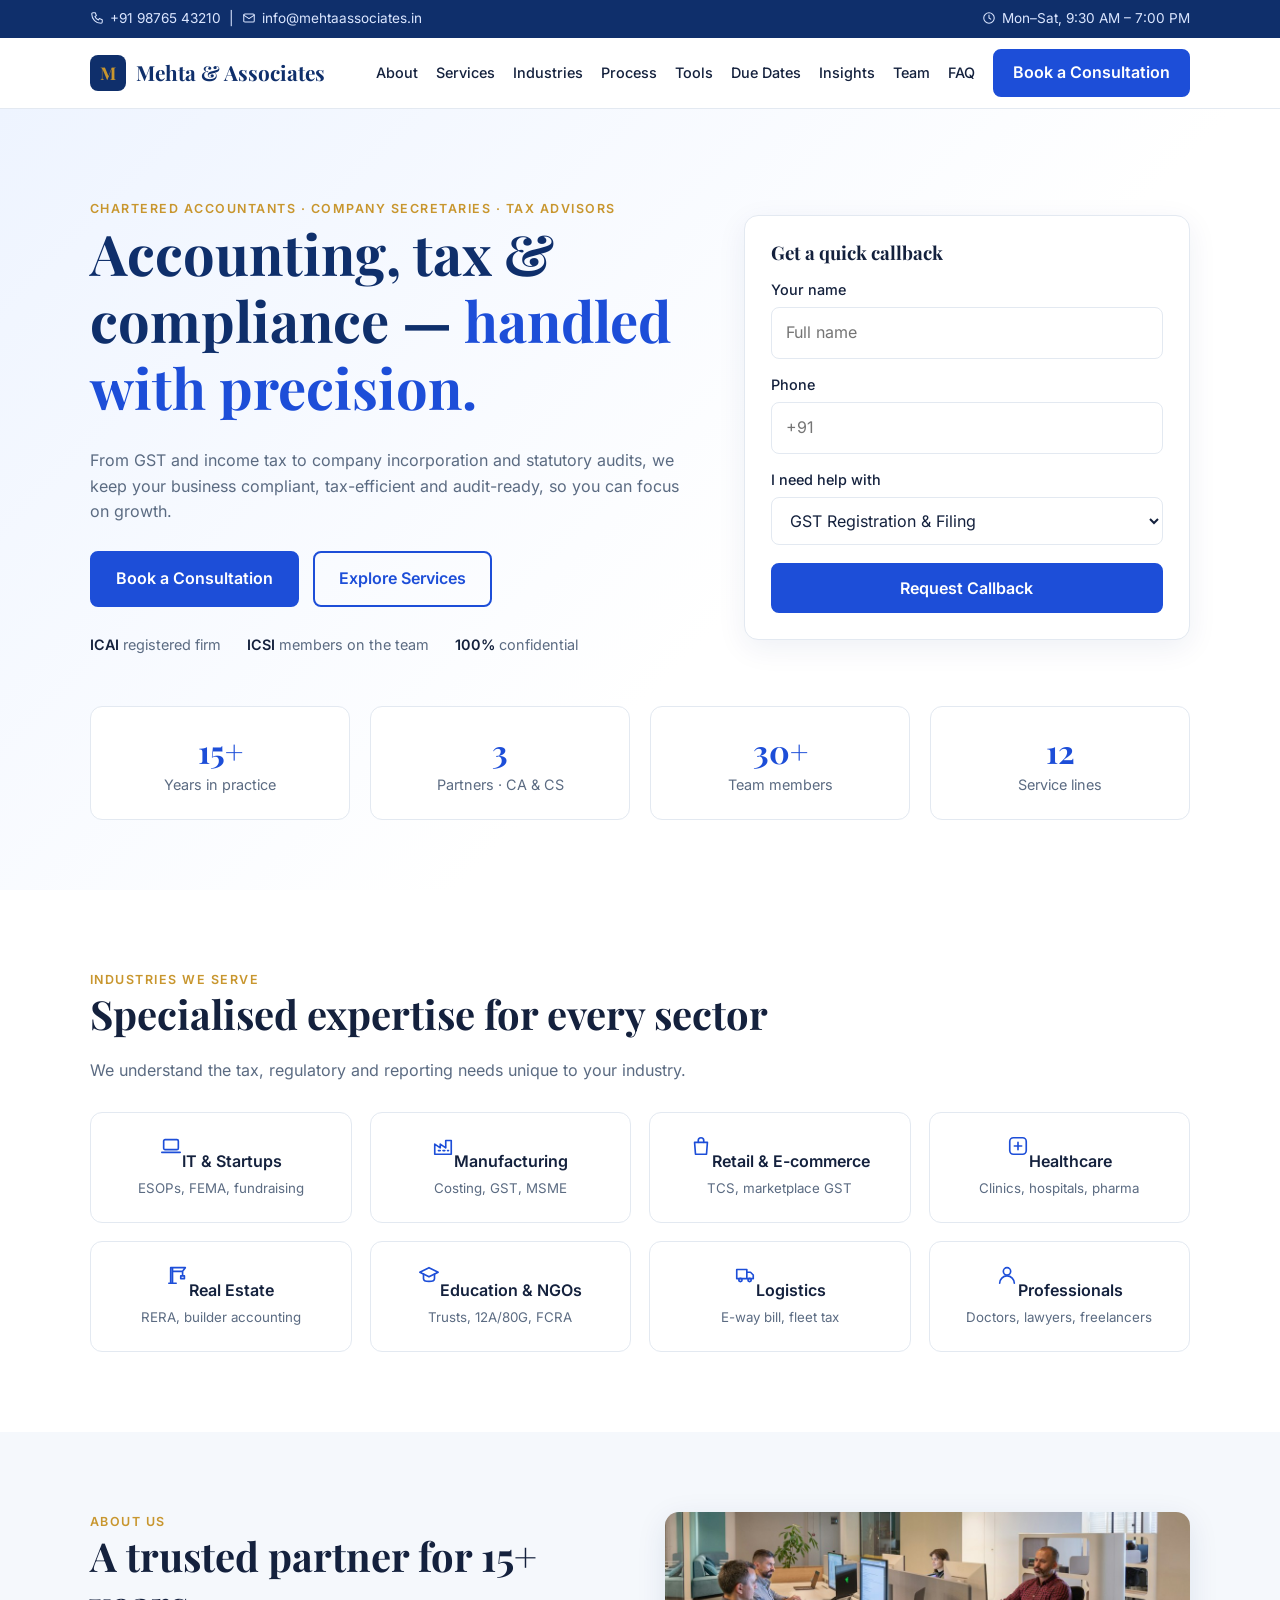
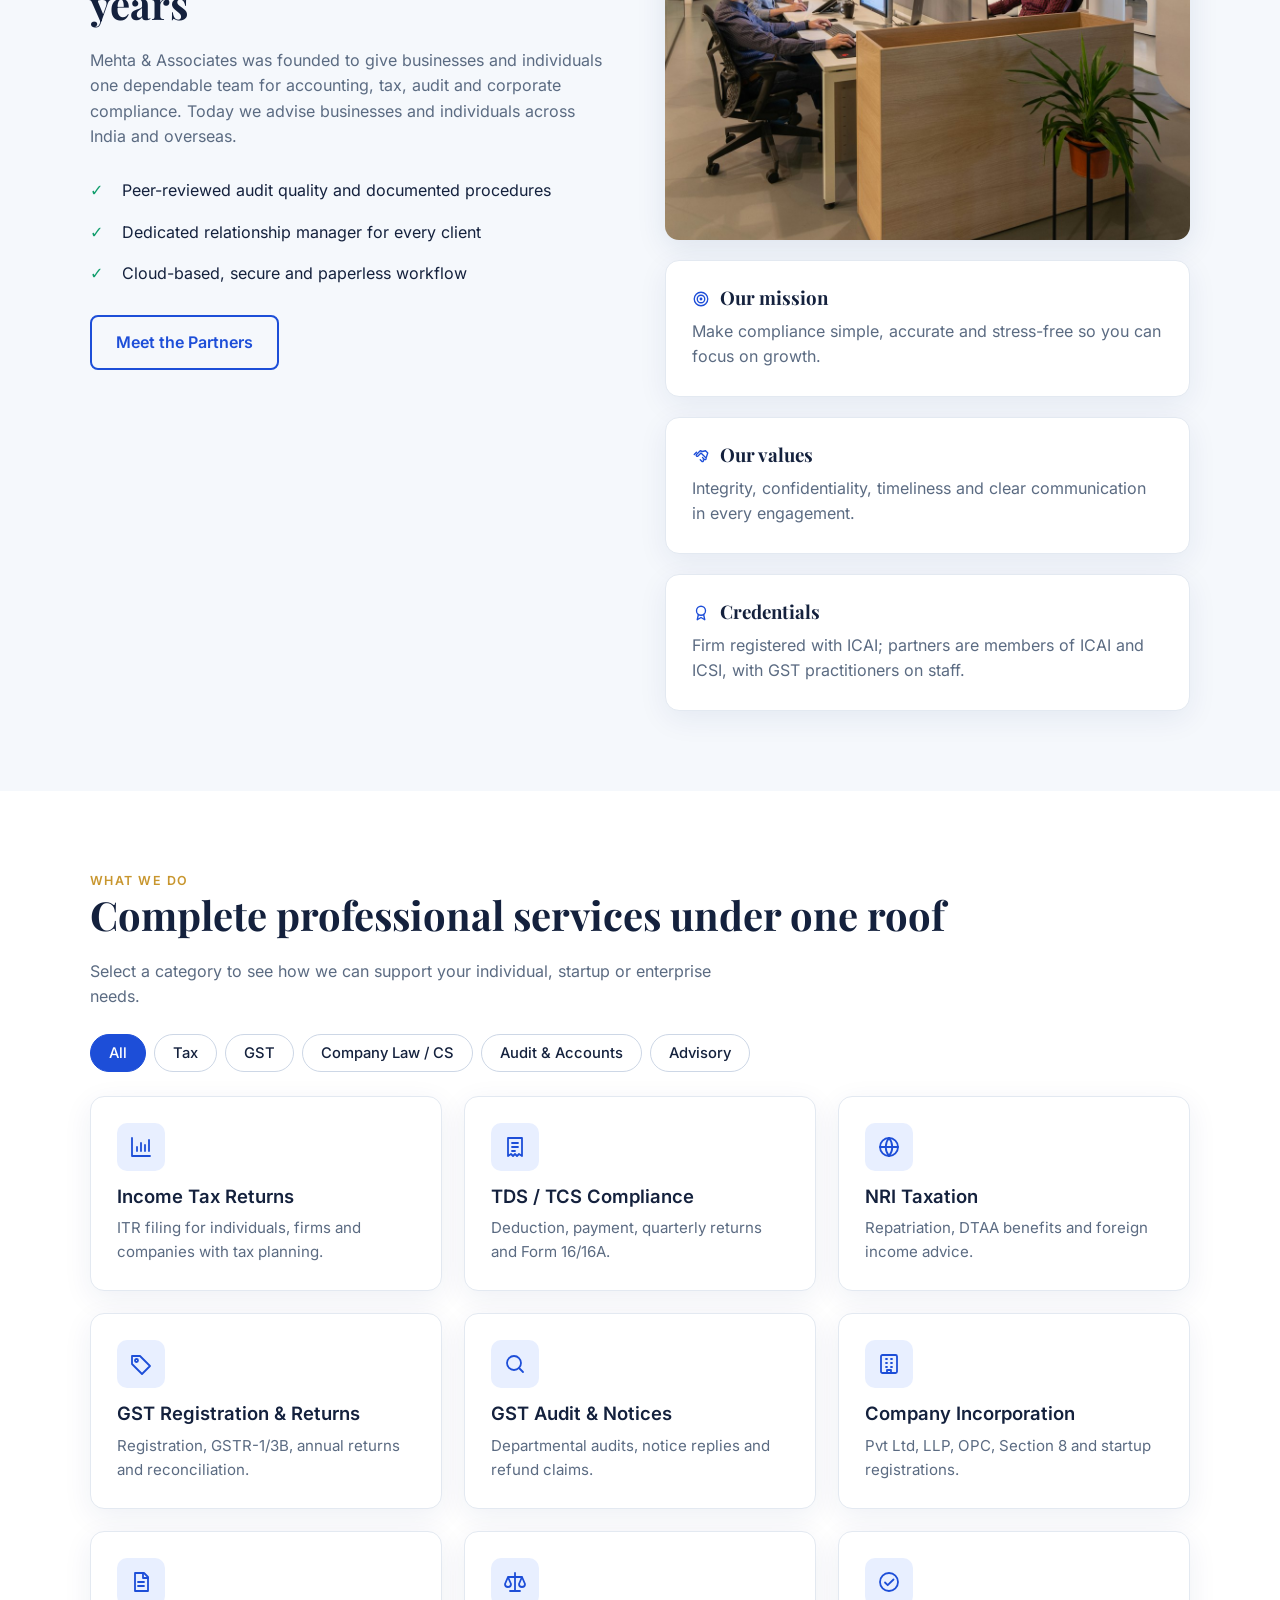
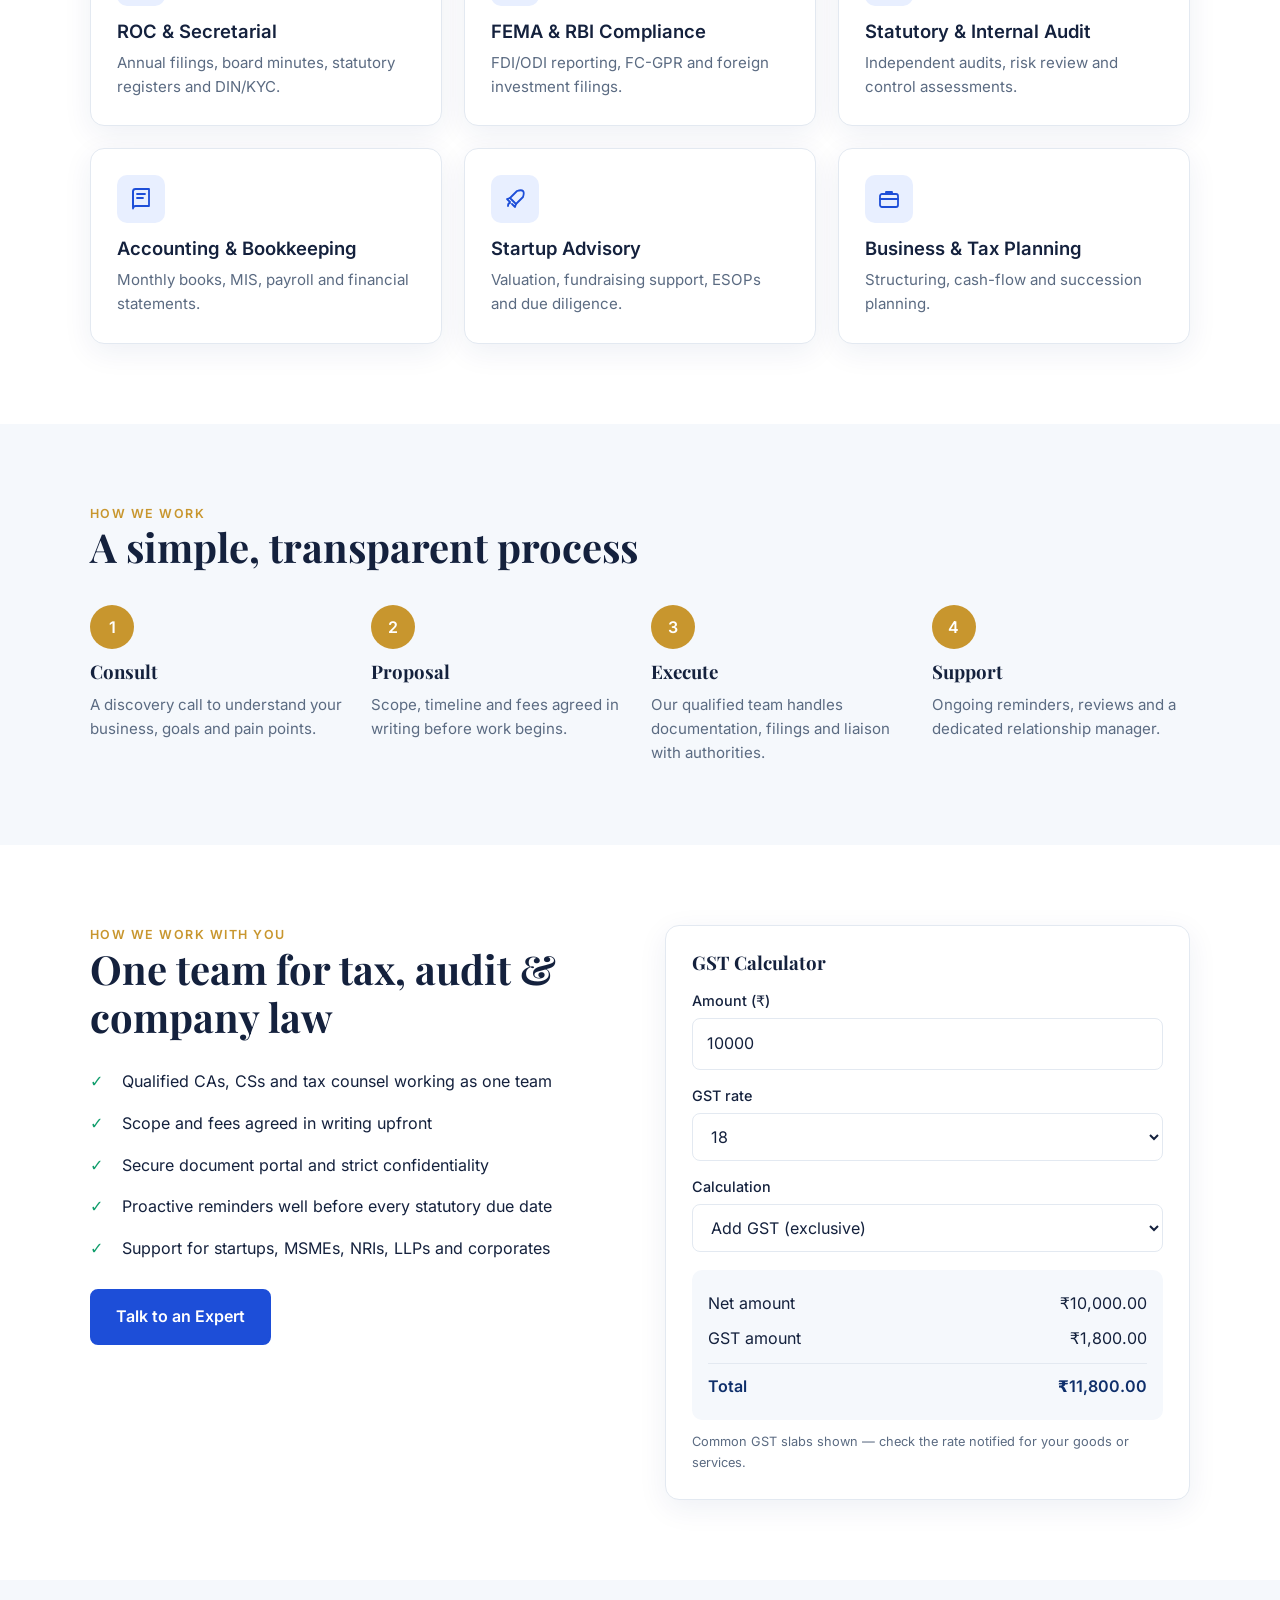
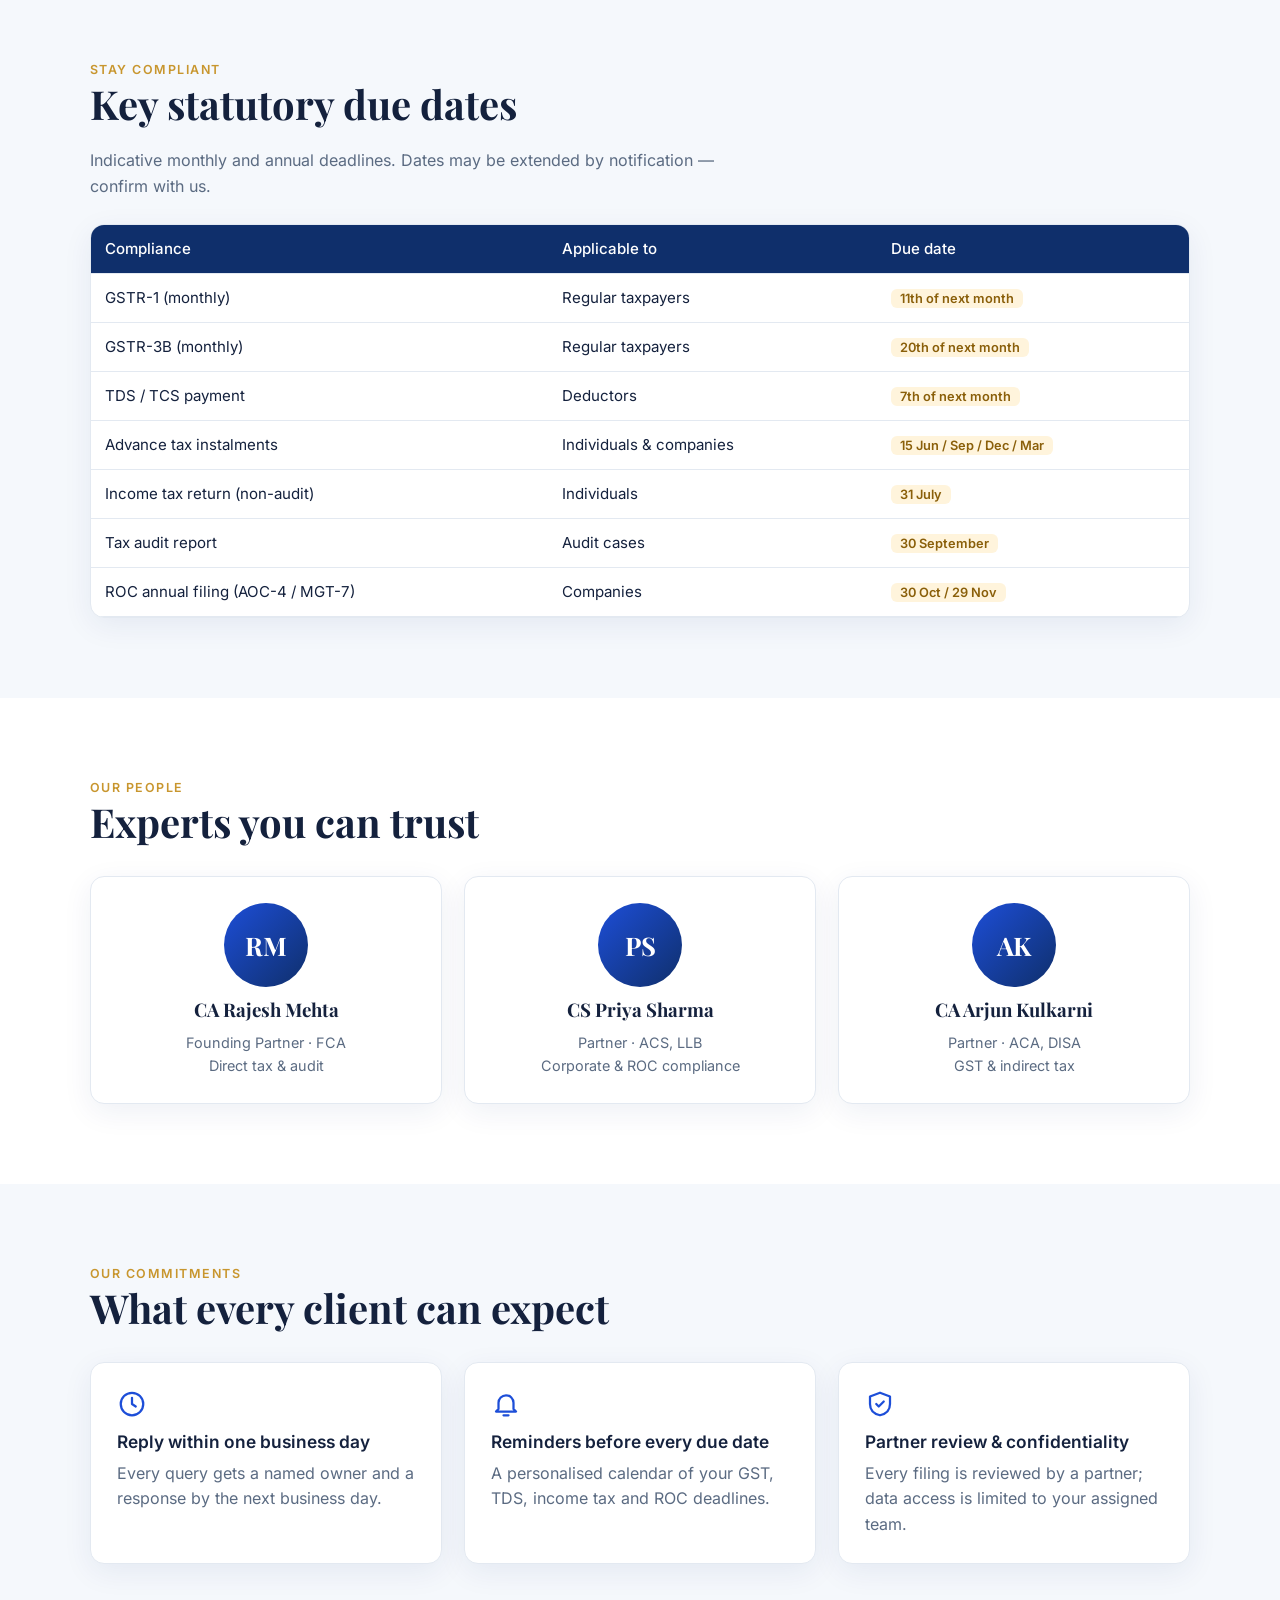
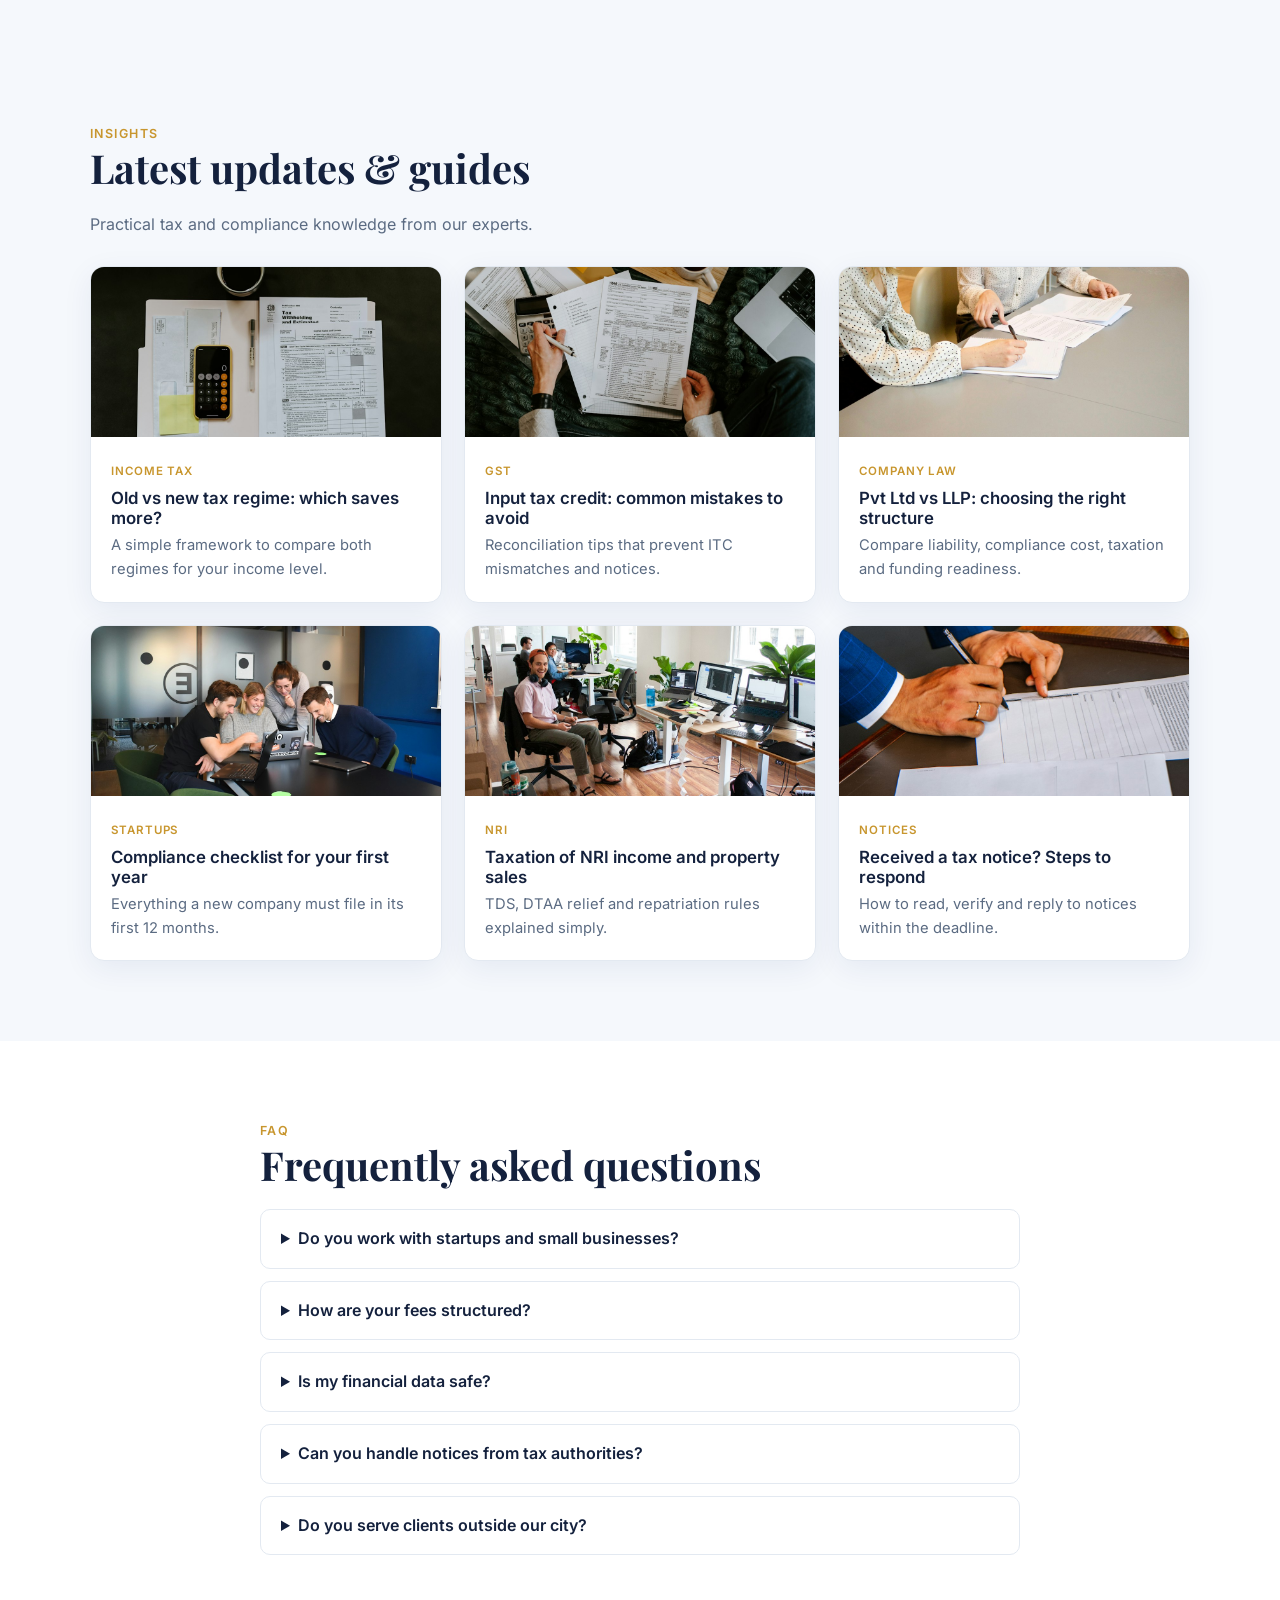
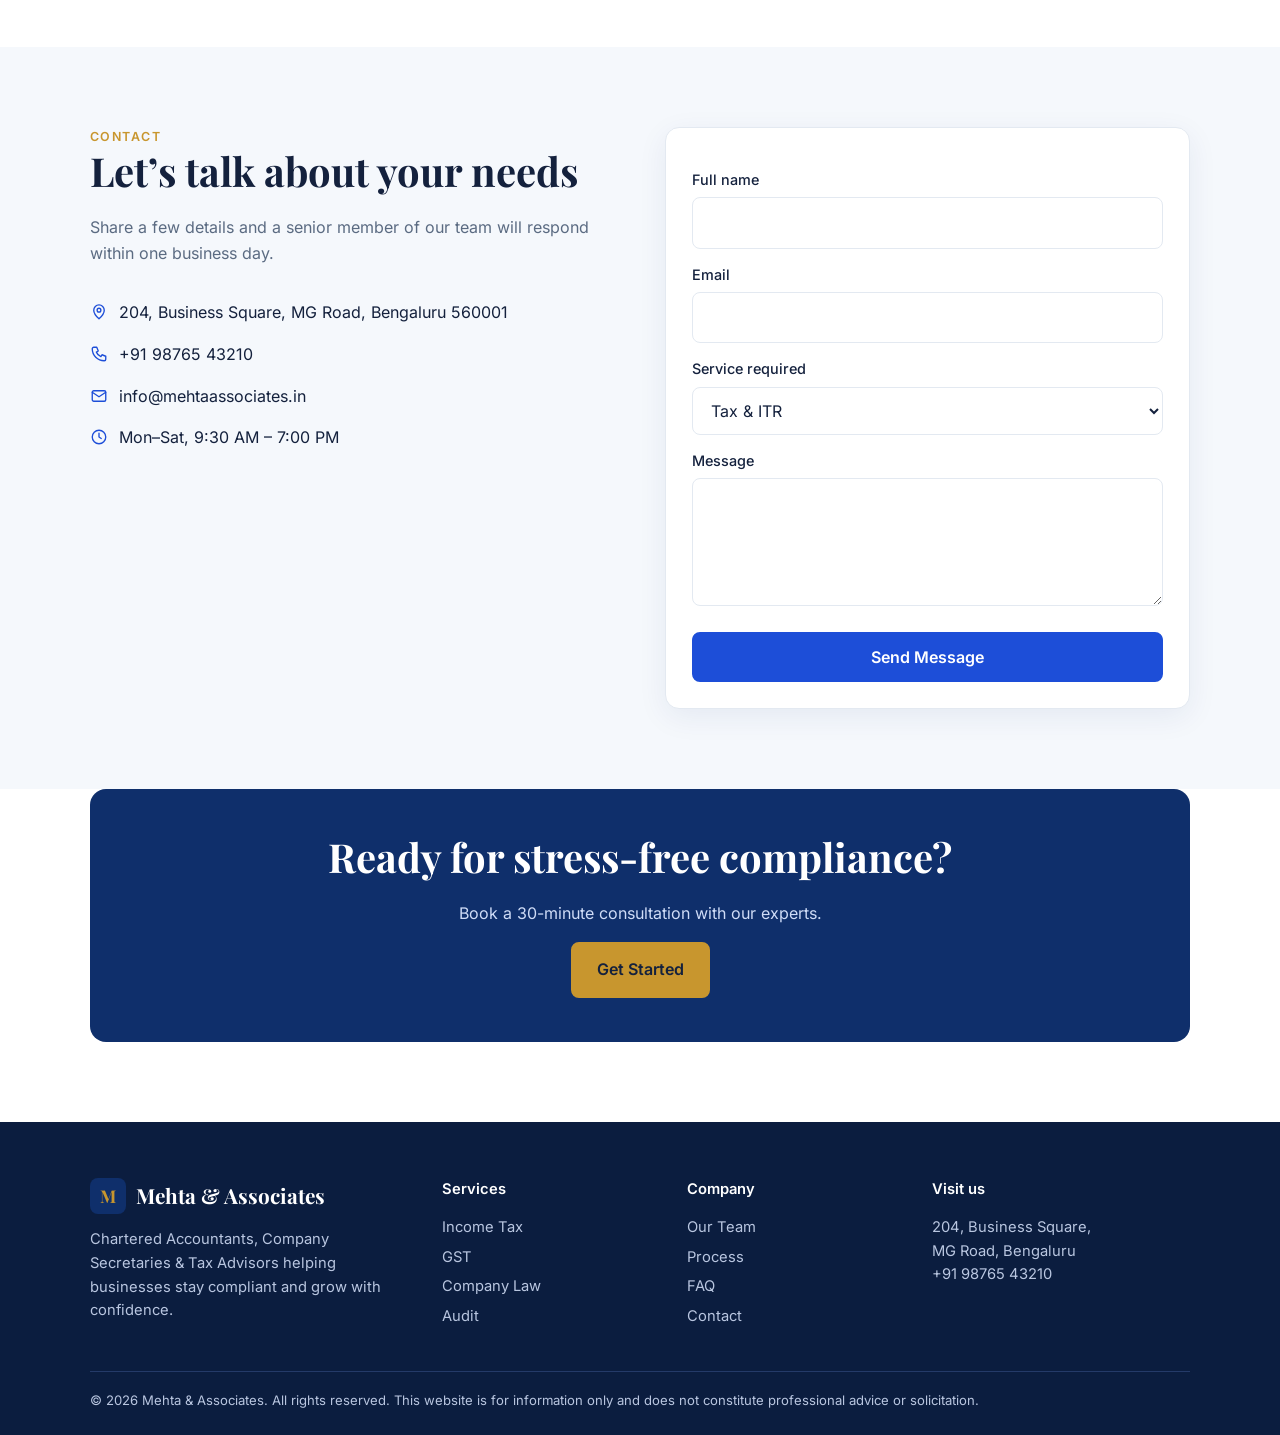
<file: index.html>
<!DOCTYPE html>
<html lang="en">
<head>
<meta charset="utf-8"><meta name="color-scheme" content="light only">
<meta name="viewport" content="width=device-width, initial-scale=1, viewport-fit=cover">
<title>Mehta &amp; Associates — Chartered Accountants, CS &amp; Tax Advisors</title>
<meta name="description" content="Mehta &amp; Associates — Chartered Accountants and Company Secretaries in Bengaluru for income tax, GST, audit, company law and FEMA compliance.">
<link rel="icon" href="data:image/svg+xml,%3Csvg xmlns='http://www.w3.org/2000/svg' viewBox='0 0 32 32'%3E%3Crect width='32' height='32' rx='7' fill='%230f2f6b'/%3E%3Ctext x='16' y='22' text-anchor='middle' font-family='Georgia' font-weight='700' font-size='17' fill='%23c8962e'%3EM%3C/text%3E%3C/svg%3E">
<link rel="stylesheet" href="assets/css/style.css">
<noscript><style>section[data-v]{display:block!important}.banner{display:none!important}</style></noscript>
</head>
<body>
<svg width="0" height="0" style="position:absolute" aria-hidden="true"><defs><symbol id="i-phone" viewBox="0 0 24 24"><path d="M5 3h4l2 5-2.5 1.5a11 11 0 0 0 6 6L16 13l5 2v4a2 2 0 0 1-2 2A16 16 0 0 1 3 5a2 2 0 0 1 2-2z"/></symbol><symbol id="i-mail" viewBox="0 0 24 24"><rect x="3" y="5" width="18" height="14" rx="2"/><path d="m3 7 9 6 9-6"/></symbol><symbol id="i-pin" viewBox="0 0 24 24"><path d="M12 21s-7-6.2-7-11.5A7 7 0 0 1 19 9.5C19 14.8 12 21 12 21z"/><circle cx="12" cy="9.5" r="2.5"/></symbol><symbol id="i-clock" viewBox="0 0 24 24"><circle cx="12" cy="12" r="9"/><path d="M12 7v5l3 2"/></symbol><symbol id="i-laptop" viewBox="0 0 24 24"><rect x="4" y="5" width="16" height="11" rx="1.5"/><path d="M2 19h20"/></symbol><symbol id="i-factory" viewBox="0 0 24 24"><path d="M3 21V10l6 4V10l6 4V6h6v15z"/><path d="M7 17h2M12 17h2M17 17h1"/></symbol><symbol id="i-bag" viewBox="0 0 24 24"><path d="M5 8h14l-1 13H6z"/><path d="M9 8V6a3 3 0 0 1 6 0v2"/></symbol><symbol id="i-health" viewBox="0 0 24 24"><rect x="3" y="3" width="18" height="18" rx="4"/><path d="M12 8v8M8 12h8"/></symbol><symbol id="i-crane" viewBox="0 0 24 24"><path d="M4 21V4h2v17M6 4h14l-3 4H6M17 8v5M15 13h4v3h-4z"/><path d="M2 21h8"/></symbol><symbol id="i-cap" viewBox="0 0 24 24"><path d="M12 4 2 9l10 5 10-5z"/><path d="M6 11v5c0 1.7 2.7 3 6 3s6-1.3 6-3v-5"/></symbol><symbol id="i-truck" viewBox="0 0 24 24"><path d="M3 6h11v10H3zM14 9h4l3 3v4h-7"/><circle cx="7" cy="17.5" r="1.8"/><circle cx="17" cy="17.5" r="1.8"/></symbol><symbol id="i-user" viewBox="0 0 24 24"><circle cx="12" cy="8" r="4"/><path d="M4 21a8 8 0 0 1 16 0"/></symbol><symbol id="i-target" viewBox="0 0 24 24"><circle cx="12" cy="12" r="9"/><circle cx="12" cy="12" r="5"/><circle cx="12" cy="12" r="1"/></symbol><symbol id="i-hand" viewBox="0 0 24 24"><path d="m11 17 2 2a1.4 1.4 0 0 0 2-2"/><path d="m14 14 2.5 2.5a1.4 1.4 0 0 0 2-2L15 11l-3-3-4 4a1.4 1.4 0 0 1-2-2l4-4 1-1 3 1 4-1 3 3-2 6"/><path d="M3 10l3-3"/></symbol><symbol id="i-award" viewBox="0 0 24 24"><circle cx="12" cy="9" r="6"/><path d="m8.5 14-1.5 7 5-3 5 3-1.5-7"/></symbol><symbol id="i-chart" viewBox="0 0 24 24"><path d="M3 3v18h18"/><path d="M8 16v-4M12 16V8M16 16v-6M20 16V5"/></symbol><symbol id="i-receipt" viewBox="0 0 24 24"><path d="M5 3h14v18l-3-2-2 2-2-2-2 2-2-2-3 2z"/><path d="M9 8h6M9 12h6M9 16h3"/></symbol><symbol id="i-globe" viewBox="0 0 24 24"><circle cx="12" cy="12" r="9"/><path d="M3 12h18M12 3a14 14 0 0 1 0 18M12 3a14 14 0 0 0 0 18"/></symbol><symbol id="i-tag" viewBox="0 0 24 24"><path d="M3 12V4h8l10 10-8 8z"/><circle cx="7.5" cy="8.5" r="1.5"/></symbol><symbol id="i-search" viewBox="0 0 24 24"><circle cx="11" cy="11" r="7"/><path d="m20 20-4-4"/></symbol><symbol id="i-building" viewBox="0 0 24 24"><rect x="4" y="3" width="16" height="18" rx="1.5"/><path d="M9 7h1M14 7h1M9 11h1M14 11h1M9 15h1M14 15h1M10 21v-3h4v3"/></symbol><symbol id="i-file" viewBox="0 0 24 24"><path d="M6 3h9l4 4v14H6z"/><path d="M14 3v5h5M9 12h6M9 16h6"/></symbol><symbol id="i-scale" viewBox="0 0 24 24"><path d="M12 3v18M7 21h10M5 7h14M5 7l-3 7a3 3 0 0 0 6 0zM19 7l-3 7a3 3 0 0 0 6 0z"/></symbol><symbol id="i-check" viewBox="0 0 24 24"><circle cx="12" cy="12" r="9"/><path d="m8 12.5 2.7 2.7L16.5 9.5"/></symbol><symbol id="i-book" viewBox="0 0 24 24"><path d="M4 4.5A2.5 2.5 0 0 1 6.5 2H20v17H6.5A2.5 2.5 0 0 0 4 21.5z"/><path d="M4 19.5V4.5M8 7h8M8 11h6"/></symbol><symbol id="i-rocket" viewBox="0 0 24 24"><path d="M14 4c3-1 5-1 6 0 1 1 1 3 0 6l-7 7-6-6z"/><path d="M7 11 4 12l3 3M13 17l-1 3-3-3M5 19c0-2 1-3 2-3"/></symbol><symbol id="i-briefcase" viewBox="0 0 24 24"><rect x="3" y="7" width="18" height="13" rx="2"/><path d="M9 7V5h6v2M3 12h18"/></symbol><symbol id="i-shield" viewBox="0 0 24 24"><path d="M12 3 4 6v6c0 5 3.5 8 8 9 4.5-1 8-4 8-9V6z"/><path d="m9 12 2 2 4-4"/></symbol><symbol id="i-bell" viewBox="0 0 24 24"><path d="M6 16V11a6 6 0 1 1 12 0v5l2 2H4z"/><path d="M10 21h4"/></symbol><symbol id="i-video" viewBox="0 0 24 24"><rect x="3" y="6" width="13" height="12" rx="2"/><path d="m16 10 5-3v10l-5-3"/></symbol></defs></svg>

<div class="top"><div class="wrap"><span><svg class="ic xs" aria-hidden="true"><use href="#i-phone"/></svg> +91 98765 43210 &nbsp;|&nbsp; <svg class="ic xs" aria-hidden="true"><use href="#i-mail"/></svg> info@mehtaassociates.in</span><span><svg class="ic xs" aria-hidden="true"><use href="#i-clock"/></svg> Mon–Sat, 9:30 AM – 7:00 PM</span></div></div>
<header><div class="wrap">
 <a href="#home" class="logo"><i>M</i>Mehta &amp; Associates</a>
 <button id="mb" aria-label="Open menu" aria-expanded="false" aria-controls="nav">☰</button>
 <nav id="nav" aria-label="Primary">
  <a href="#about">About</a><a href="#services">Services</a><a href="#industries">Industries</a><a href="#process">Process</a><a href="#tools">Tools</a><a href="#due-dates">Due Dates</a><a href="#insights">Insights</a><a href="#team">Team</a><a href="#faq">FAQ</a>
  <a href="#contact" class="btn" style="padding:9px 18px">Book a Consultation</a>
 </nav>
</div></header>

<main id="main">
<section class="hero" id="home" data-v="home"><div class="wrap">
 <div class="g">
  <div>
   <div class="eyebrow">Chartered Accountants · Company Secretaries · Tax Advisors</div>
   <h1>Accounting, tax &amp; compliance — <span>handled with precision.</span></h1>
   <p class="lead">From GST and income tax to company incorporation and statutory audits, we keep your business compliant, tax-efficient and audit-ready, so you can focus on growth.</p>
   <div class="cta"><a href="#contact" class="btn">Book a Consultation</a><a href="#services" class="btn o">Explore Services</a></div>
   <div class="trust"><span><b>ICAI</b> registered firm</span><span><b>ICSI</b> members on the team</span><span><b>100%</b> confidential</span></div>
  </div>
  <div class="card">
   <h3>Get a quick callback</h3>
   <form id="quick" novalidate>
    <label for="q-name">Your name</label><input id="q-name" name="name" required placeholder="Full name" autocomplete="name">
    <label for="q-phone">Phone</label><input id="q-phone" name="phone" required type="tel" placeholder="+91" autocomplete="tel">
    <label for="q-svc">I need help with</label>
    <select id="q-svc" name="service"><option>GST Registration &amp; Filing</option><option>Income Tax Return</option><option>Company Incorporation</option><option>Audit &amp; Assurance</option><option>Other</option></select>
    <button class="btn" type="submit" style="width:100%;margin-top:18px">Request Callback</button>
    <div class="ok" id="qok" role="status"></div>
   </form>
  </div>
 </div>
 <div class="stats">
  <div class="stat"><b>15+</b><span>Years in practice</span></div>
  <div class="stat"><b>3</b><span>Partners · CA &amp; CS</span></div>
  <div class="stat"><b>30+</b><span>Team members</span></div>
  <div class="stat"><b>12</b><span>Service lines</span></div>
 </div>
</div></section>

<section class="banner" data-v="about industries services process tools due-dates insights team faq contact"><div class="wrap"><div class="eyebrow">Mehta &amp; Associates</div><h1 id="bt"></h1><p id="bs"></p></div></section>

<section data-v="home industries" id="industries"><div class="wrap">
 <div class="eyebrow">Industries we serve</div>
 <h2>Specialised expertise for every sector</h2>
 <p class="lead">We understand the tax, regulatory and reporting needs unique to your industry.</p>
 <div class="ind">
  <div><svg class="ic ind-ic" aria-hidden="true"><use href="#i-laptop"/></svg>IT &amp; Startups<small>ESOPs, FEMA, fundraising</small></div>
  <div><svg class="ic ind-ic" aria-hidden="true"><use href="#i-factory"/></svg>Manufacturing<small>Costing, GST, MSME</small></div>
  <div><svg class="ic ind-ic" aria-hidden="true"><use href="#i-bag"/></svg>Retail &amp; E-commerce<small>TCS, marketplace GST</small></div>
  <div><svg class="ic ind-ic" aria-hidden="true"><use href="#i-health"/></svg>Healthcare<small>Clinics, hospitals, pharma</small></div>
  <div><svg class="ic ind-ic" aria-hidden="true"><use href="#i-crane"/></svg>Real Estate<small>RERA, builder accounting</small></div>
  <div><svg class="ic ind-ic" aria-hidden="true"><use href="#i-cap"/></svg>Education &amp; NGOs<small>Trusts, 12A/80G, FCRA</small></div>
  <div><svg class="ic ind-ic" aria-hidden="true"><use href="#i-truck"/></svg>Logistics<small>E-way bill, fleet tax</small></div>
  <div><svg class="ic ind-ic" aria-hidden="true"><use href="#i-user"/></svg>Professionals<small>Doctors, lawyers, freelancers</small></div>
 </div>
</div></section>

<section class="alt" data-v="home about" id="about"><div class="wrap two">
 <div>
  <div class="eyebrow">About us</div>
  <h2>A trusted partner for 15+ years</h2>
  <p class="lead">Mehta &amp; Associates was founded to give businesses and individuals one dependable team for accounting, tax, audit and corporate compliance. Today we advise businesses and individuals across India and overseas.</p>
  <ul class="chk"><li>Peer-reviewed audit quality and documented procedures</li><li>Dedicated relationship manager for every client</li><li>Cloud-based, secure and paperless workflow</li></ul>
  <a href="#team" class="btn o">Meet the Partners</a>
 </div>
 <div class="val" style="grid-template-columns:1fr;margin-top:0">
  <figure class="photo"><img src="assets/images/1675434303097-210c75b61d3f.jpg" alt="Mehta &amp; Associates team at work in the office" loading="lazy" width="1100" height="733"></figure>
  <div class="card"><h3><svg class="ic sm" aria-hidden="true"><use href="#i-target"/></svg> Our mission</h3><p style="margin:0;color:var(--mute)">Make compliance simple, accurate and stress-free so you can focus on growth.</p></div>
  <div class="card"><h3><svg class="ic sm" aria-hidden="true"><use href="#i-hand"/></svg> Our values</h3><p style="margin:0;color:var(--mute)">Integrity, confidentiality, timeliness and clear communication in every engagement.</p></div>
  <div class="card"><h3><svg class="ic sm" aria-hidden="true"><use href="#i-award"/></svg> Credentials</h3><p style="margin:0;color:var(--mute)">Firm registered with ICAI; partners are members of ICAI and ICSI, with GST practitioners on staff.</p></div>
 </div>
</div></section>

<section id="services" data-v="home services"><div class="wrap">
 <div class="eyebrow">What we do</div>
 <h2>Complete professional services under one roof</h2>
 <p class="lead">Select a category to see how we can support your individual, startup or enterprise needs.</p>
 <div class="tabs" id="tabs">
  <button class="tab on" data-c="all">All</button><button class="tab" data-c="tax">Tax</button><button class="tab" data-c="gst">GST</button><button class="tab" data-c="cs">Company Law / CS</button><button class="tab" data-c="aud">Audit &amp; Accounts</button><button class="tab" data-c="adv">Advisory</button>
 </div>
 <div class="grid" id="svcs"></div>
</div></section>

<section class="alt" id="process" data-v="home process"><div class="wrap">
 <div class="eyebrow">How we work</div>
 <h2>A simple, transparent process</h2>
 <div class="steps">
  <div class="step"><h3>Consult</h3><p>A discovery call to understand your business, goals and pain points.</p></div>
  <div class="step"><h3>Proposal</h3><p>Scope, timeline and fees agreed in writing before work begins.</p></div>
  <div class="step"><h3>Execute</h3><p>Our qualified team handles documentation, filings and liaison with authorities.</p></div>
  <div class="step"><h3>Support</h3><p>Ongoing reminders, reviews and a dedicated relationship manager.</p></div>
 </div>
</div></section>

<section id="tools" data-v="home tools"><div class="wrap two">
 <div>
  <div class="eyebrow">How we work with you</div>
  <h2>One team for tax, audit &amp; company law</h2>
  <ul class="chk">
   <li>Qualified CAs, CSs and tax counsel working as one team</li>
   <li>Scope and fees agreed in writing upfront</li>
   <li>Secure document portal and strict confidentiality</li>
   <li>Proactive reminders well before every statutory due date</li>
   <li>Support for startups, MSMEs, NRIs, LLPs and corporates</li>
  </ul>
  <a href="#contact" class="btn">Talk to an Expert</a>
 </div>
 <div class="card">
  <h3>GST Calculator</h3>
  <label for="amt">Amount (₹)</label><input id="amt" type="number" value="10000" min="0" inputmode="decimal">
  <label for="rate">GST rate</label>
  <select id="rate"><option>5</option><option>12</option><option selected>18</option><option>28</option></select>
  <label for="mode">Calculation</label>
  <select id="mode"><option value="add">Add GST (exclusive)</option><option value="rem">Remove GST (inclusive)</option></select>
  <div class="res" aria-live="polite">
   <div><span>Net amount</span><span id="rn"></span></div>
   <div><span>GST amount</span><span id="rg"></span></div>
   <div class="t"><span>Total</span><span id="rt"></span></div>
  </div>
  <p class="note">Common GST slabs shown — check the rate notified for your goods or services.</p>
 </div>
</div></section>

<section class="alt" id="calendar" data-v="home due-dates"><div class="wrap">
 <div class="eyebrow">Stay compliant</div>
 <h2>Key statutory due dates</h2>
 <p class="lead">Indicative monthly and annual deadlines. Dates may be extended by notification — confirm with us.</p>
 <div class="card tbl" style="padding:0;margin-top:24px"><table>
  <tr><th>Compliance</th><th>Applicable to</th><th>Due date</th></tr>
  <tr><td>GSTR-1 (monthly)</td><td>Regular taxpayers</td><td><span class="tag">11th of next month</span></td></tr>
  <tr><td>GSTR-3B (monthly)</td><td>Regular taxpayers</td><td><span class="tag">20th of next month</span></td></tr>
  <tr><td>TDS / TCS payment</td><td>Deductors</td><td><span class="tag">7th of next month</span></td></tr>
  <tr><td>Advance tax instalments</td><td>Individuals &amp; companies</td><td><span class="tag">15 Jun / Sep / Dec / Mar</span></td></tr>
  <tr><td>Income tax return (non-audit)</td><td>Individuals</td><td><span class="tag">31 July</span></td></tr>
  <tr><td>Tax audit report</td><td>Audit cases</td><td><span class="tag">30 September</span></td></tr>
  <tr><td>ROC annual filing (AOC-4 / MGT-7)</td><td>Companies</td><td><span class="tag">30 Oct / 29 Nov</span></td></tr>
 </table></div>
</div></section>

<section id="team" data-v="home team"><div class="wrap team">
 <div class="eyebrow">Our people</div>
 <h2>Experts you can trust</h2>
 <div class="grid" style="margin-top:30px">
  <div class="card"><div class="av">RM</div><h3>CA Rajesh Mehta</h3><p>Founding Partner · FCA<br>Direct tax &amp; audit</p></div>
  <div class="card"><div class="av">PS</div><h3>CS Priya Sharma</h3><p>Partner · ACS, LLB<br>Corporate &amp; ROC compliance</p></div>
  <div class="card"><div class="av">AK</div><h3>CA Arjun Kulkarni</h3><p>Partner · ACA, DISA<br>GST &amp; indirect tax</p></div>
 </div>
</div></section>

<section class="alt" data-v="home"><div class="wrap">
 <div class="eyebrow">Our commitments</div>
 <h2>What every client can expect</h2>
 <div class="grid" style="margin-top:30px">
  <div class="card commit"><svg class="ic" aria-hidden="true"><use href="#i-clock"/></svg><h3>Reply within one business day</h3><p>Every query gets a named owner and a response by the next business day.</p></div>
  <div class="card commit"><svg class="ic" aria-hidden="true"><use href="#i-bell"/></svg><h3>Reminders before every due date</h3><p>A personalised calendar of your GST, TDS, income tax and ROC deadlines.</p></div>
  <div class="card commit"><svg class="ic" aria-hidden="true"><use href="#i-shield"/></svg><h3>Partner review &amp; confidentiality</h3><p>Every filing is reviewed by a partner; data access is limited to your assigned team.</p></div>
 </div>
</div></section>

<section class="alt" data-v="services"><div class="wrap">
 <div class="eyebrow">Service details</div><h2>What’s included, documents &amp; timelines</h2>
 <div class="card tbl" style="padding:0;margin-top:22px"><table>
 <tr><th>Service</th><th>What’s included</th><th>Documents needed</th><th>Timeline</th></tr>
 <tr><td><b>ITR Filing</b></td><td>Income computation, deductions, regime comparison, e-filing, e-verification</td><td>PAN, Aadhaar, Form 16, AIS/26AS, bank statements, investment proofs</td><td>1–3 days</td></tr>
 <tr><td><b>GST Registration</b></td><td>Application, ARN tracking, query replies, certificate</td><td>PAN, Aadhaar, address proof, bank proof, photo</td><td>5–10 days</td></tr>
 <tr><td><b>GST Returns</b></td><td>GSTR-1, GSTR-3B, ITC reconciliation, annual return</td><td>Sales &amp; purchase invoices, bank statements</td><td>Monthly</td></tr>
 <tr><td><b>Pvt Ltd / LLP</b></td><td>Name approval, DSC, DIN, MOA/AOA, PAN, TAN, bank guidance</td><td>Directors’ KYC, address proof, registered office proof</td><td>7–15 days</td></tr>
 <tr><td><b>ROC Compliance</b></td><td>AOC-4, MGT-7, DIR-3 KYC, minutes, registers</td><td>Financial statements, board resolutions</td><td>Annual</td></tr>
 <tr><td><b>Statutory Audit</b></td><td>Verification, CARO, audit report, management letter</td><td>Trial balance, ledgers, vouchers, bank confirmations</td><td>2–4 weeks</td></tr>
 <tr><td><b>Bookkeeping</b></td><td>Daily entries, bank reconciliation, payroll, monthly MIS</td><td>Invoices, bank access, expense bills</td><td>Monthly</td></tr>
 <tr><td><b>Notice Handling</b></td><td>Review, drafting reply, representation, appeals</td><td>Notice copy, related returns and records</td><td>Within due date</td></tr>
 </table></div>
 <div class="grid" style="margin-top:28px">
  <div class="card"><h3>Monthly retainer</h3><p style="color:var(--mute);margin:0">Ongoing accounting, GST, TDS and advisory for a fixed monthly fee. Ideal for startups and SMEs.</p></div>
  <div class="card"><h3>One-time project</h3><p style="color:var(--mute);margin:0">Fixed fee for incorporation, audits, valuations, due diligence or notice replies.</p></div>
  <div class="card"><h3>Advisory hours</h3><p style="color:var(--mute);margin:0">Pay-as-you-go consulting with senior partners for opinions and planning.</p></div>
 </div>
</div></section>

<section class="alt" data-v="about"><div class="wrap">
 <div class="eyebrow">Our journey</div><h2>Milestones &amp; credentials</h2>
 <div class="grid" style="margin-top:24px">
  <div class="card"><span class="tag">2009</span><h3 style="margin-top:10px">Firm founded</h3><p style="color:var(--mute);margin:0">Started as a two-person practice focused on audit and income tax.</p></div>
  <div class="card"><span class="tag">2014</span><h3 style="margin-top:10px">CS &amp; legal wing</h3><p style="color:var(--mute);margin:0">Added company law, ROC and FEMA compliance services.</p></div>
  <div class="card"><span class="tag">2017</span><h3 style="margin-top:10px">GST readiness</h3><p style="color:var(--mute);margin:0">Helped clients migrate to GST smoothly.</p></div>
  <div class="card"><span class="tag">2020</span><h3 style="margin-top:10px">Digital firm</h3><p style="color:var(--mute);margin:0">Moved to a fully cloud-based, paperless workflow.</p></div>
  <div class="card"><span class="tag">2023</span><h3 style="margin-top:10px">Startup desk</h3><p style="color:var(--mute);margin:0">Launched dedicated startup, ESOP and fundraising support.</p></div>
  <div class="card"><span class="tag">2026</span><h3 style="margin-top:10px">Today</h3><p style="color:var(--mute);margin:0">A team of 30+ professionals serving clients across India.</p></div>
 </div>
 <div class="card" style="margin-top:26px"><h3>Why clients stay with us</h3><ul class="chk"><li>Every return and report is reviewed by a partner before filing</li><li>Written scope and fixed fees before work begins</li><li>Calendar reminders for every statutory deadline</li><li>Strict confidentiality, with data access limited to the assigned team</li></ul></div>
</div></section>

<section data-v="industries"><div class="wrap">
 <div class="eyebrow">Industry focus</div><h2>Challenges we solve</h2>
 <div class="card tbl" style="padding:0;margin-top:22px"><table>
 <tr><th>Industry</th><th>Common challenges</th><th>How we help</th></tr>
 <tr><td><b>IT &amp; Startups</b></td><td>Foreign remittances, ESOPs, investor compliance, export GST</td><td>FEMA filings, LUT, valuation, cap-table and ROC support</td></tr>
 <tr><td><b>Manufacturing</b></td><td>ITC blockage, inventory valuation, MSME payments</td><td>Costing, stock audit, GST reconciliation, MSME Form-1</td></tr>
 <tr><td><b>Retail &amp; E-commerce</b></td><td>Marketplace TCS, multi-state GST, returns accounting</td><td>Multi-GSTIN compliance, settlement reconciliation</td></tr>
 <tr><td><b>Healthcare</b></td><td>Professional tax, TDS on fees, clinic structuring</td><td>Entity structuring, TDS and payroll compliance</td></tr>
 <tr><td><b>Real Estate</b></td><td>Project accounting, RERA reporting, GST on supply</td><td>RERA audit, project-wise books, tax planning</td></tr>
 <tr><td><b>Education &amp; NGOs</b></td><td>Trust registration, 12A/80G, FCRA, utilisation reports</td><td>Registrations, annual filings, grant audit</td></tr>
 <tr><td><b>Logistics</b></td><td>E-way bills, fleet depreciation, presumptive tax</td><td>GST compliance, Section 44AE planning, bookkeeping</td></tr>
 <tr><td><b>Professionals</b></td><td>Advance tax, presumptive scheme, GST thresholds</td><td>Tax planning, ITR-3/4 filing, registrations</td></tr>
 </table></div>
</div></section>

<section class="alt" data-v="process"><div class="wrap">
 <div class="eyebrow">In detail</div><h2>What happens at each stage</h2>
 <div class="grid g2col" style="margin-top:24px">
  <div class="card"><h3>1. Consult (Day 0)</h3><ul class="chk"><li>30-minute call with a partner</li><li>Review of current books, notices and goals</li><li>You receive: a summary of findings</li></ul></div>
  <div class="card"><h3>2. Proposal (Day 1–2)</h3><ul class="chk"><li>Scope, fees and timeline in writing</li><li>Engagement letter and NDA</li><li>You receive: a written proposal</li></ul></div>
  <div class="card"><h3>3. Execute (as per service)</h3><ul class="chk"><li>Documents collected via secure portal</li><li>Preparation, partner review and filing</li><li>You receive: acknowledgements and drafts for approval</li></ul></div>
  <div class="card"><h3>4. Support (ongoing)</h3><ul class="chk"><li>Deadline reminders and quarterly reviews</li><li>Dedicated relationship manager</li><li>You receive: reports, MIS and planning advice</li></ul></div>
 </div>
</div></section>

<section data-v="tools"><div class="wrap">
 <div class="eyebrow">Checklists</div><h2>Documents to keep ready</h2>
 <div class="grid" style="margin-top:24px">
  <div class="card"><h3>Income tax return</h3><ul class="chk"><li>PAN and Aadhaar</li><li>Form 16 / salary slips</li><li>AIS, Form 26AS</li><li>Bank and interest certificates</li><li>80C, 80D and loan proofs</li><li>Capital gains statements</li></ul></div>
  <div class="card"><h3>GST registration</h3><ul class="chk"><li>Business PAN and proprietor’s Aadhaar</li><li>Address proof and rent agreement</li><li>Cancelled cheque or bank statement</li><li>Photograph and signature</li><li>Partnership deed / incorporation certificate</li></ul></div>
  <div class="card"><h3>Company incorporation</h3><ul class="chk"><li>PAN, Aadhaar and photo of each director</li><li>Address proof of directors</li><li>Registered office utility bill and NOC</li><li>Proposed company names and objects</li><li>Mobile number and email of directors</li></ul></div>
 </div>
</div></section>

<section class="alt" data-v="due-dates"><div class="wrap">
 <div class="eyebrow">Penalties</div><h2>Late-filing fees to avoid</h2>
 <div class="card tbl" style="padding:0;margin-top:22px"><table>
 <tr><th>Default</th><th>Typical consequence</th></tr>
 <tr><td>Late GSTR-3B / GSTR-1</td><td>Late fee per day of delay plus interest on unpaid tax</td></tr>
 <tr><td>Late income tax return</td><td>Section 234F fee (up to ₹5,000) and loss of some loss carry-forward</td></tr>
 <tr><td>Late TDS payment</td><td>Interest per month on delay</td></tr>
 <tr><td>Late TDS return</td><td>Section 234E fee per day</td></tr>
 <tr><td>Late ROC filing</td><td>Additional fee per day of delay</td></tr>
 </table></div>
 <p class="lead" style="margin-top:18px">Rates and limits are revised from time to time. Contact us for the current position for your case.</p>
 <div class="card" style="margin-top:22px"><h3>How we keep you on time</h3><ul class="chk"><li>Personalised compliance calendar for your business</li><li>Email and WhatsApp reminders ahead of each due date</li><li>Pre-filing review to catch errors early</li></ul></div>
</div></section>

<section data-v="team"><div class="wrap">
 <div class="eyebrow">Profiles</div><h2>Partner profiles &amp; expertise</h2>
 <div class="grid" style="grid-template-columns:1fr;margin-top:22px">
  <div class="card"><h3>CA Rajesh Mehta — Founding Partner</h3><p style="color:var(--mute)">Fellow of ICAI with 20+ years in audit, taxation and business advisory. Has represented clients before tax authorities and appellate forums.</p><span class="tag">Direct tax</span> <span class="tag">Audit</span> <span class="tag">Litigation</span></div>
  <div class="card"><h3>CS Priya Sharma — Partner</h3><p style="color:var(--mute)">Company Secretary and law graduate with 14 years in corporate law, FEMA and startup governance. Leads our CS and legal wing.</p><span class="tag">ROC</span> <span class="tag">FEMA</span> <span class="tag">Governance</span></div>
  <div class="card"><h3>CA Arjun Kulkarni — Partner</h3><p style="color:var(--mute)">Chartered Accountant and certified information systems auditor with 12 years in GST, indirect tax and internal audit.</p><span class="tag">GST</span> <span class="tag">Internal audit</span> <span class="tag">Systems</span></div>
 </div>
 <div class="stats"><div class="stat"><b>3</b><span>Partners</span></div><div class="stat"><b>12</b><span>Qualified CAs &amp; CSs</span></div><div class="stat"><b>18</b><span>Audit &amp; accounts staff</span></div><div class="stat"><b>30+</b><span>Team members</span></div></div>
</div></section>

<section class="alt" id="insights" data-v="home insights"><div class="wrap">
 <div class="eyebrow">Insights</div>
 <h2>Latest updates &amp; guides</h2>
 <p class="lead">Practical tax and compliance knowledge from our experts.</p>
 <div class="grid" style="margin-top:28px">
  <div class="card art"><div class="im"><img src="assets/images/1554224154-26032ffc0d07.jpg" alt="Tax forms with a calculator and pen" loading="lazy" width="1100" height="733"></div><div class="bd"><small>Income Tax</small><h3>Old vs new tax regime: which saves more?</h3><p>A simple framework to compare both regimes for your income level.</p></div></div>
  <div class="card art"><div class="im"><img src="assets/images/1772588627373-729b0f47e5bb.jpg" alt="Reviewing GST documents with a calculator" loading="lazy" width="1100" height="733"></div><div class="bd"><small>GST</small><h3>Input tax credit: common mistakes to avoid</h3><p>Reconciliation tips that prevent ITC mismatches and notices.</p></div></div>
  <div class="card art"><div class="im"><img src="assets/images/1562564055-71e051d33c19.jpg" alt="Signing incorporation documents" loading="lazy" width="1100" height="733"></div><div class="bd"><small>Company Law</small><h3>Pvt Ltd vs LLP: choosing the right structure</h3><p>Compare liability, compliance cost, taxation and funding readiness.</p></div></div>
  <div class="card art"><div class="im"><img src="assets/images/1603201667141-5a2d4c673378.jpg" alt="Startup founders reviewing a laptop" loading="lazy" width="1100" height="733"></div><div class="bd"><small>Startups</small><h3>Compliance checklist for your first year</h3><p>Everything a new company must file in its first 12 months.</p></div></div>
  <div class="card art"><div class="im"><img src="assets/images/1630958234938-4f6a4a9dbf3a.jpg" alt="Professional working in a modern office" loading="lazy" width="1100" height="733"></div><div class="bd"><small>NRI</small><h3>Taxation of NRI income and property sales</h3><p>TDS, DTAA relief and repatriation rules explained simply.</p></div></div>
  <div class="card art"><div class="im"><img src="assets/images/1564846824194-346b7871b855.jpg" alt="Filling in a response to a tax notice" loading="lazy" width="1100" height="733"></div><div class="bd"><small>Notices</small><h3>Received a tax notice? Steps to respond</h3><p>How to read, verify and reply to notices within the deadline.</p></div></div>
 </div>
</div></section>

<section id="faq" data-v="home faq"><div class="wrap" style="max-width:800px">
 <div class="eyebrow">FAQ</div>
 <h2>Frequently asked questions</h2>
 <details><summary>Do you work with startups and small businesses?</summary><p>Yes. We offer monthly retainers covering bookkeeping, GST, TDS and ROC compliance for startups and MSMEs.</p></details>
 <details><summary>How are your fees structured?</summary><p>Fees are agreed in writing in an engagement letter after an initial consultation, based on scope and transaction volume.</p></details>
 <details><summary>Is my financial data safe?</summary><p>Yes. We follow strict confidentiality norms, use encrypted storage and sign NDAs on request.</p></details>
 <details><summary>Can you handle notices from tax authorities?</summary><p>Absolutely. We draft replies, represent you before authorities and manage assessments and appeals.</p></details>
 <details><summary>Do you serve clients outside our city?</summary><p>Yes. Our process is fully online — documents, calls and filings can be handled remotely across India and for NRIs.</p></details>
</div></section>

<section class="alt" data-v="faq"><div class="wrap" style="max-width:800px">
 <h2>More questions</h2>
 <details><summary>What is the difference between a CA and a CS?</summary><p>A Chartered Accountant (ICAI) specialises in accounting, audit and taxation. A Company Secretary (ICSI) specialises in corporate law, governance and ROC compliance. We offer both under one roof.</p></details>
 <details><summary>Which tax regime should I choose?</summary><p>It depends on your income and deductions. We compute your tax under both regimes and recommend the cheaper option before filing.</p></details>
 <details><summary>When is GST registration mandatory?</summary><p>Mainly when turnover crosses the prescribed threshold, for inter-state supplies of goods or services, or for e-commerce selling. Thresholds vary, so confirm with us.</p></details>
 <details><summary>How long does company incorporation take?</summary><p>Usually 7 to 15 working days once documents and name approval are in order.</p></details>
 <details><summary>What if I missed a filing deadline?</summary><p>File as soon as possible. Late fees and interest grow with delay, and we can also help with condonation or rectification where available.</p></details>
 <details><summary>Can you work with my existing accounting software?</summary><p>Yes. We work with Tally, Zoho Books, QuickBooks and Excel, and can migrate you to cloud software if you wish.</p></details>
 <details><summary>How do I share documents securely?</summary><p>Through our encrypted document portal or a secure shared folder. We advise against sending sensitive IDs over chat.</p></details>
</div></section>

<section class="alt" id="contact" data-v="home contact"><div class="wrap two">
 <div>
  <div class="eyebrow">Contact</div>
  <h2>Let’s talk about your needs</h2>
  <p class="lead">Share a few details and a senior member of our team will respond within one business day.</p>
  <ul class="chk plain" style="margin-top:26px">
   <li><svg class="ic sm" aria-hidden="true"><use href="#i-pin"/></svg> 204, Business Square, MG Road, Bengaluru 560001</li>
   <li><svg class="ic sm" aria-hidden="true"><use href="#i-phone"/></svg> +91 98765 43210</li>
   <li><svg class="ic sm" aria-hidden="true"><use href="#i-mail"/></svg> info@mehtaassociates.in</li>
   <li><svg class="ic sm" aria-hidden="true"><use href="#i-clock"/></svg> Mon–Sat, 9:30 AM – 7:00 PM</li>
  </ul>
 </div>
 <div class="card">
  <form id="cf" novalidate>
   <label for="c-name">Full name</label><input id="c-name" name="name" required autocomplete="name">
   <label for="c-email">Email</label><input id="c-email" name="email" required type="email" autocomplete="email">
   <label for="c-svc">Service required</label>
   <select id="c-svc" name="service"><option>Tax &amp; ITR</option><option>GST</option><option>Company registration</option><option>Audit</option><option>Advisory</option></select>
   <label for="c-msg">Message</label><textarea id="c-msg" name="message" rows="4"></textarea>
   <button class="btn" type="submit" style="width:100%;margin-top:18px">Send Message</button>
   <div class="ok" id="cok" role="status"></div>
  </form>
 </div>
</div></section>

<section data-v="contact" style="padding-top:20px"><div class="wrap"><div class="grid">
 <div class="card"><h3><svg class="ic sm" aria-hidden="true"><use href="#i-pin"/></svg> Head office</h3><p style="color:var(--mute);margin:0">204, Business Square, MG Road, Bengaluru 560001<br>Mon–Sat, 9:30 AM – 7:00 PM<br>Parking available</p></div>
 <div class="card"><h3><svg class="ic sm" aria-hidden="true"><use href="#i-video"/></svg> Online consultation</h3><p style="color:var(--mute);margin:0">Video or phone consultations for clients across India and NRIs. Pick a slot and we will send a meeting link.</p></div>
 <div class="card"><h3><svg class="ic sm" aria-hidden="true"><use href="#i-clock"/></svg> What happens next</h3><ul class="chk" style="margin:0"><li>We respond within 1 business day</li><li>30-minute discovery call</li><li>Written proposal with scope and fees</li></ul></div>
</div></div></section>

<section style="padding-top:0" data-v="home services process tools due-dates team faq"><div class="wrap"><div class="ctab">
 <h2>Ready for stress-free compliance?</h2>
 <p>Book a 30-minute consultation with our experts.</p>
 <a href="#contact" class="btn">Get Started</a>
</div></div></section>

</main>

<footer><div class="wrap">
 <div class="f">
  <div><div class="logo" style="color:#fff;margin-bottom:12px"><i>M</i>Mehta &amp; Associates</div><p>Chartered Accountants, Company Secretaries &amp; Tax Advisors helping businesses stay compliant and grow with confidence.</p></div>
  <div><h4>Services</h4><a href="#services">Income Tax</a><a href="#services">GST</a><a href="#services">Company Law</a><a href="#services">Audit</a></div>
  <div><h4>Company</h4><a href="#team">Our Team</a><a href="#process">Process</a><a href="#faq">FAQ</a><a href="#contact">Contact</a></div>
  <div><h4>Visit us</h4><p>204, Business Square,<br>MG Road, Bengaluru<br>+91 98765 43210</p></div>
 </div>
 <div class="cp">© 2026 Mehta &amp; Associates. All rights reserved. This website is for information only and does not constitute professional advice or solicitation.</div>
</div></footer>

<script src="assets/js/main.js"></script>
</body>
</html>
</file>
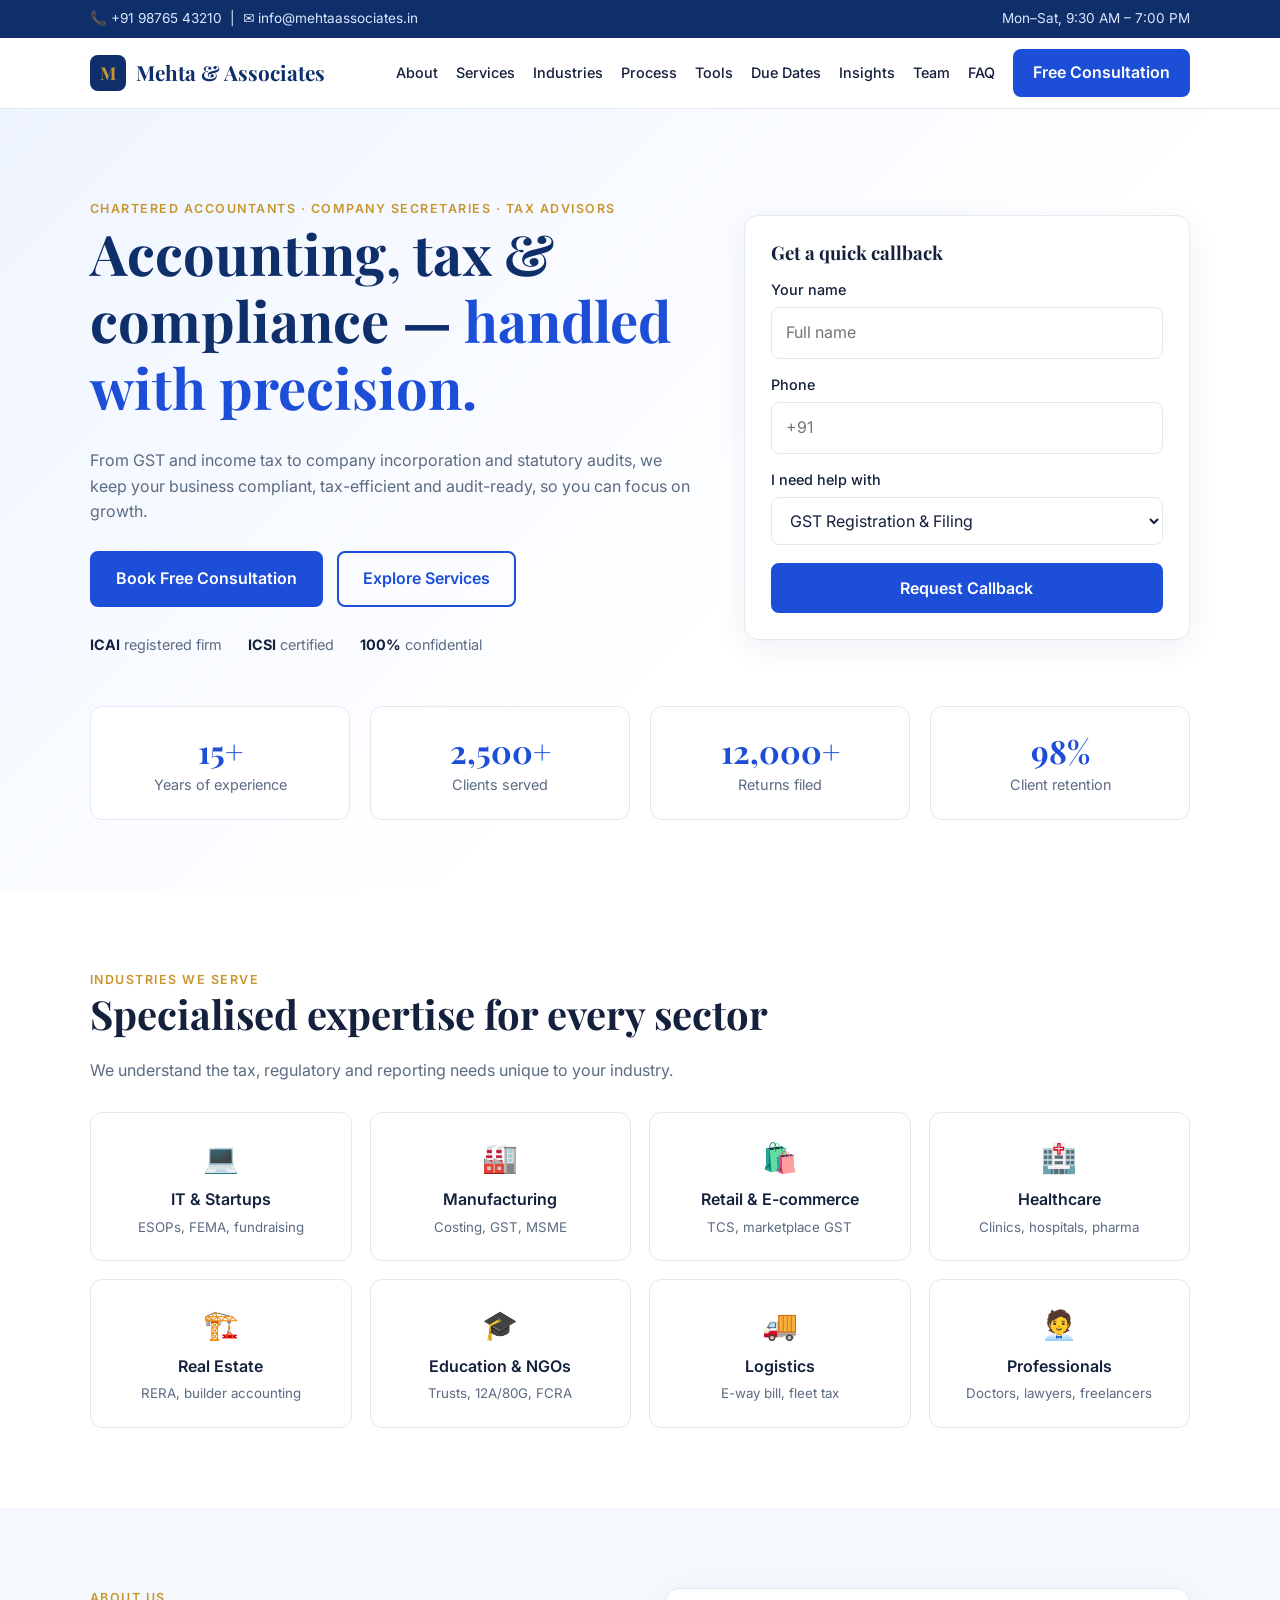
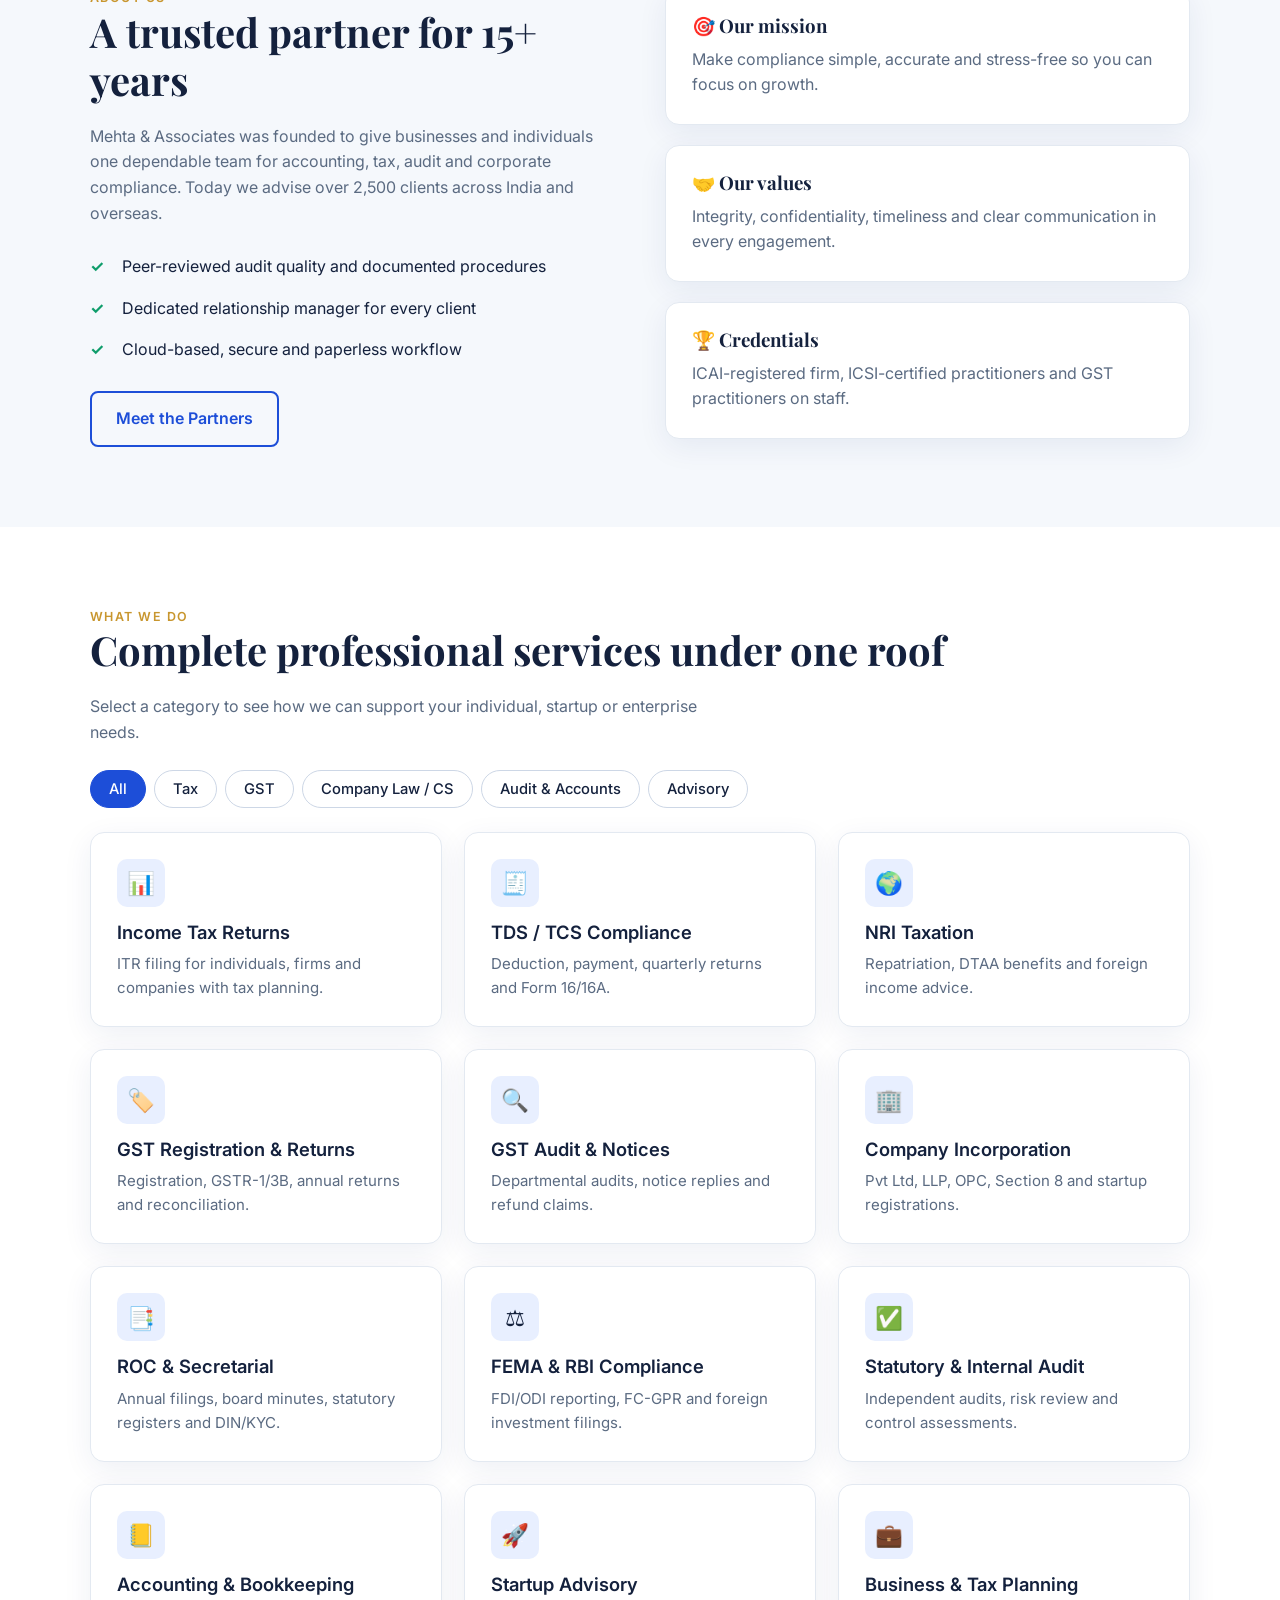
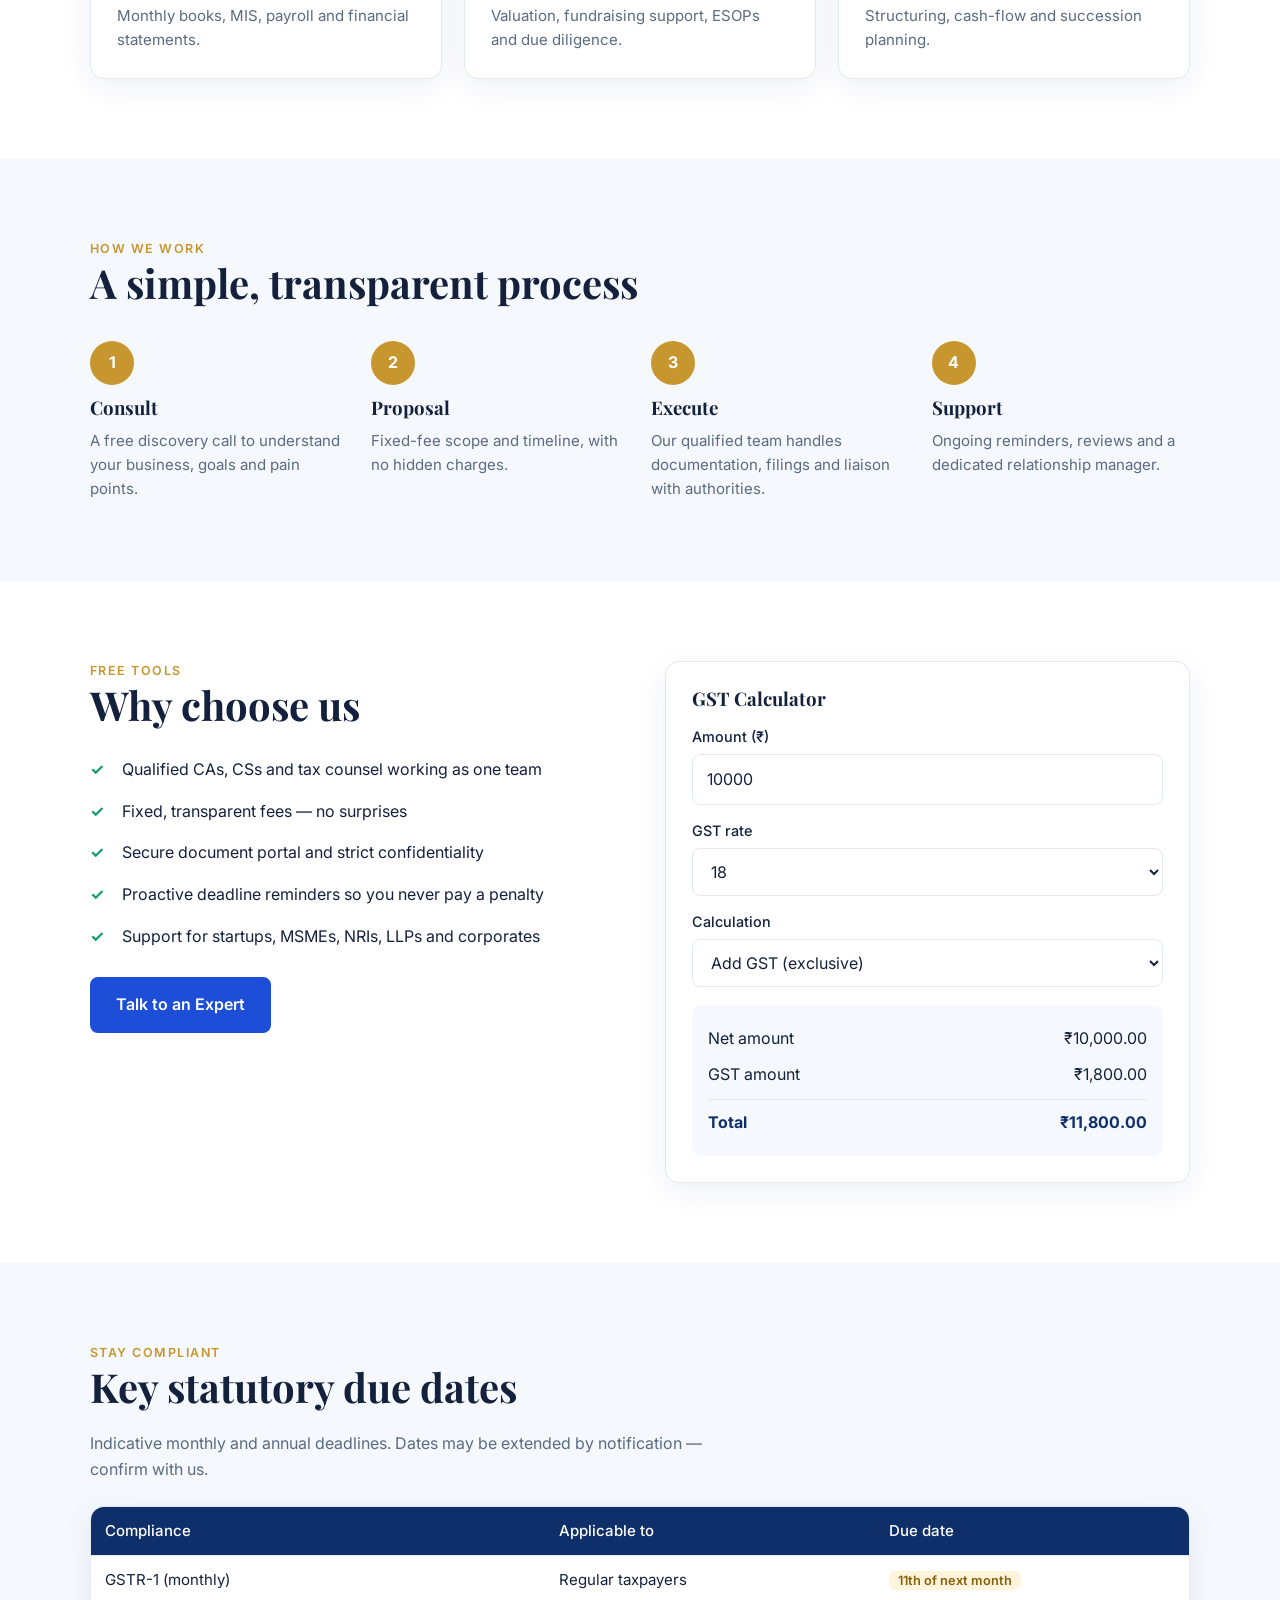
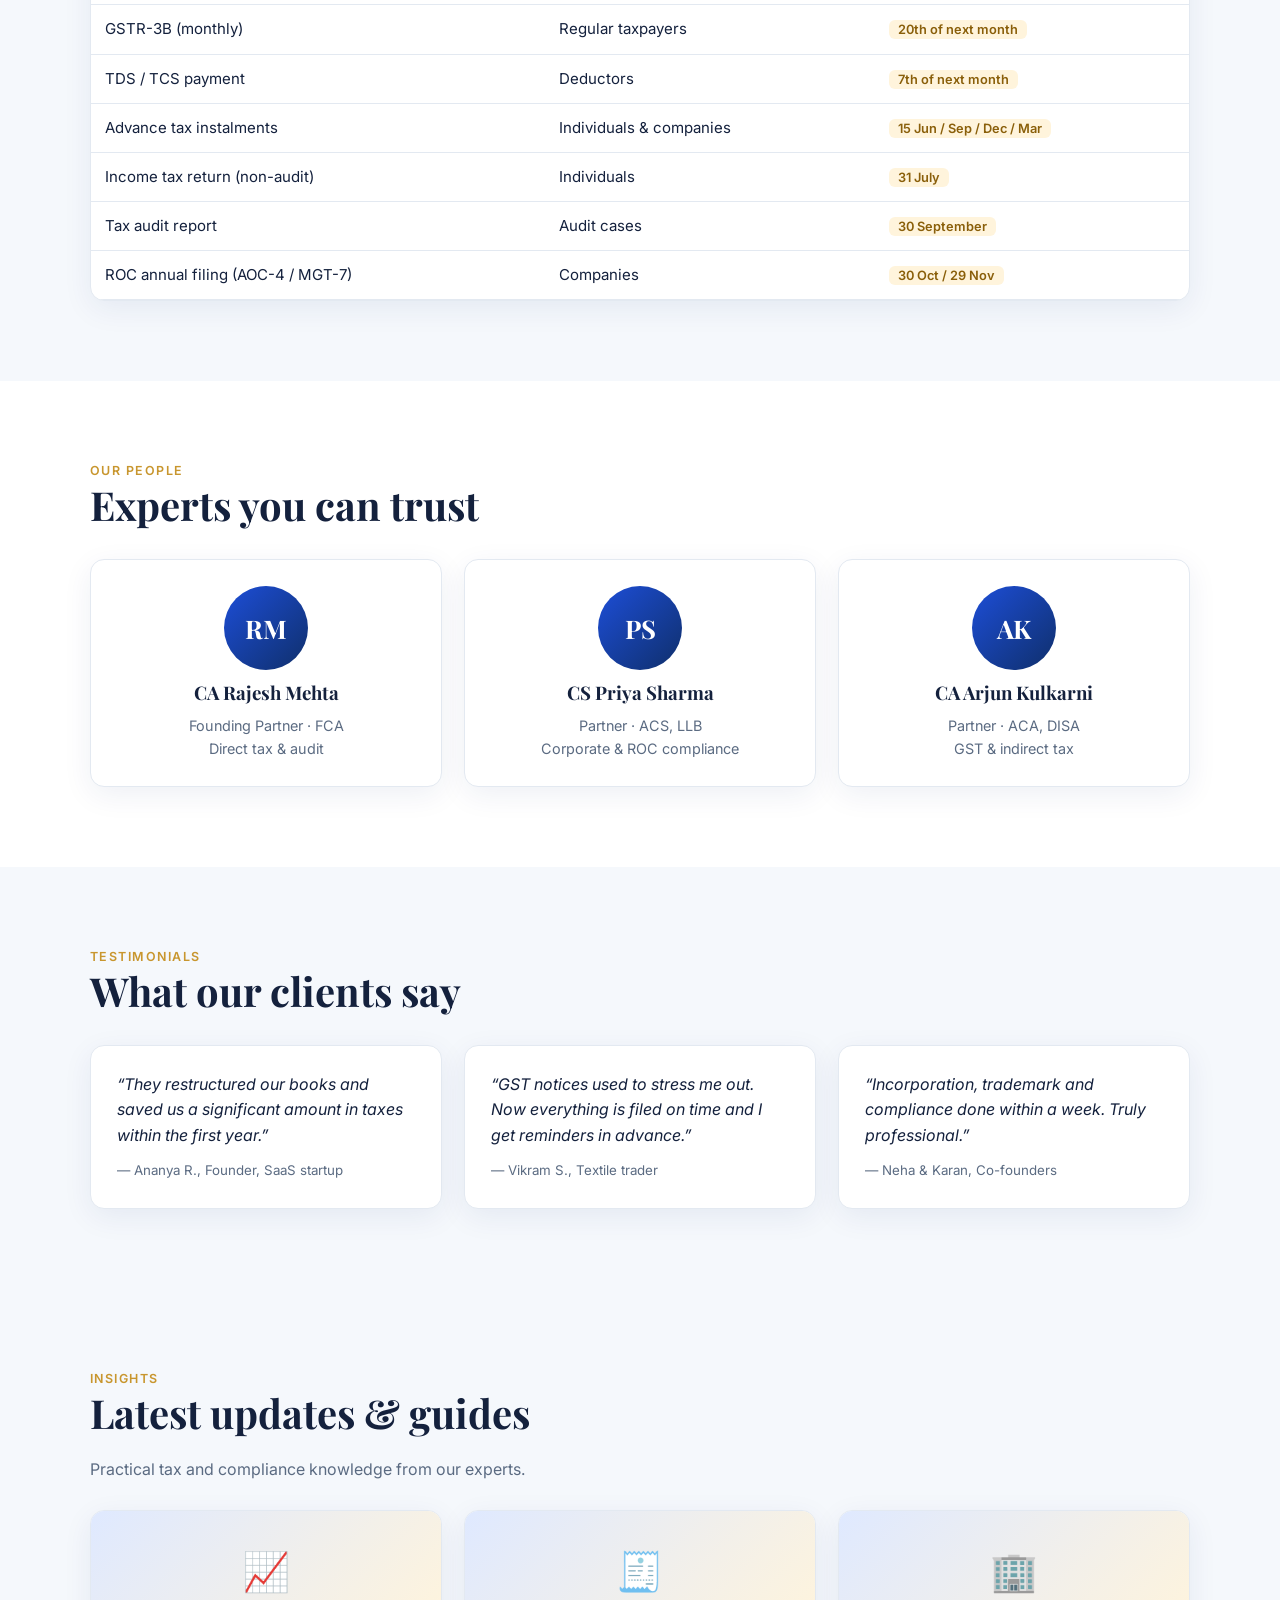
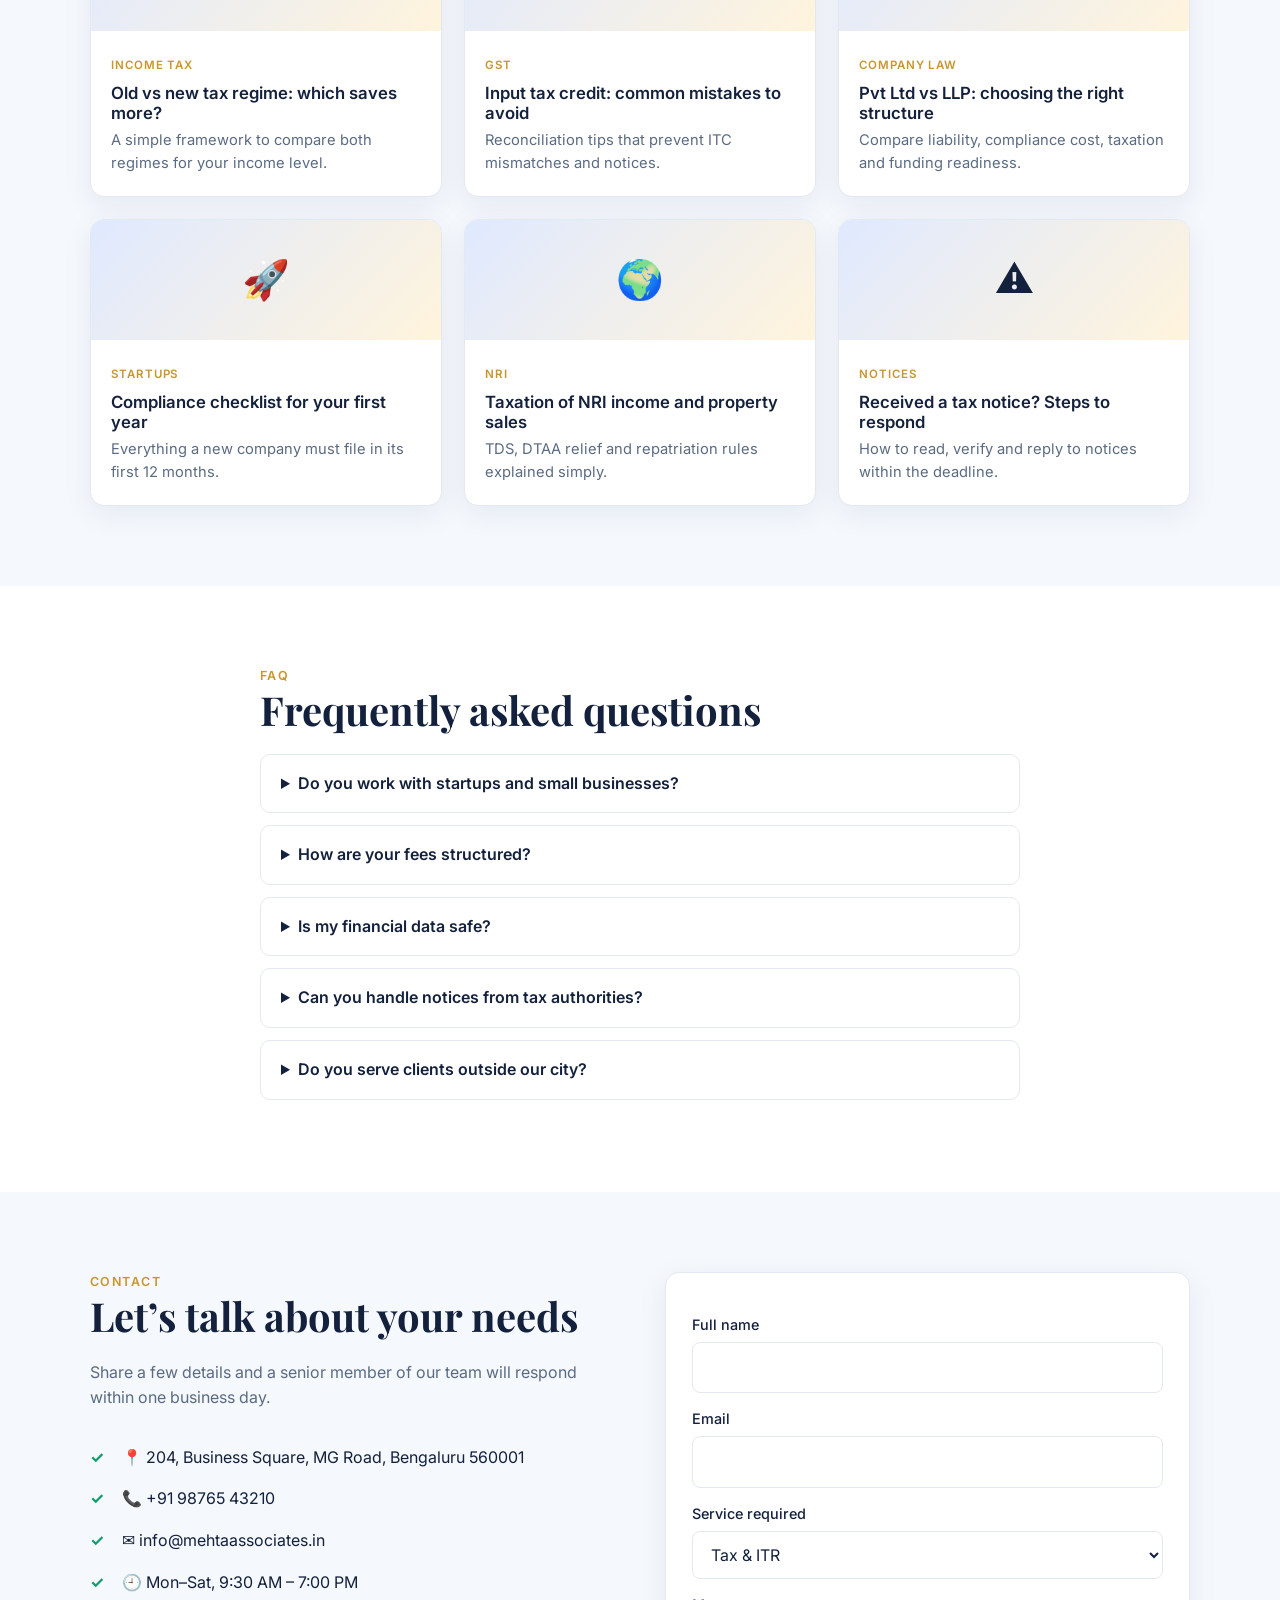
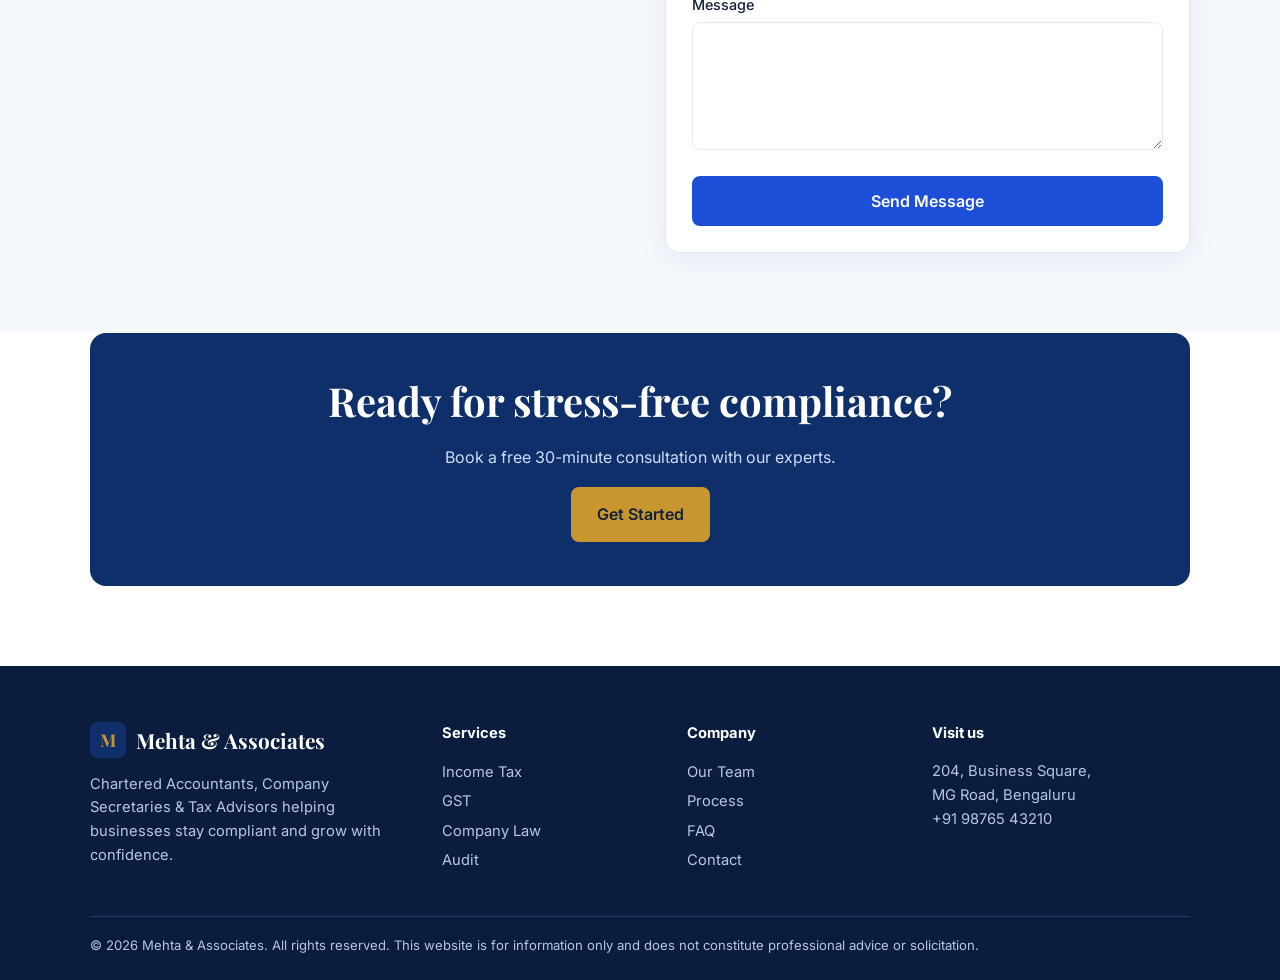
<file: _original/index.html>
<!DOCTYPE html>
<html lang="en">
<head>
<meta charset="utf-8"><meta name="color-scheme" content="light only">
<meta name="viewport" content="width=device-width, initial-scale=1, viewport-fit=cover">
<title>Mehta &amp; Associates — Chartered Accountants, CS &amp; Tax Advisors</title>
<link rel="stylesheet" href="https://fonts.googleapis.com/css2?family=Playfair+Display:wght@600;700&family=Inter:wght@400;500;600&display=swap">
<style>
:root{--bg:#fff;--soft:#f5f8fc;--ink:#14213d;--mute:#5b6b82;--line:#e3e9f1;--brand:#1d4ed8;--brand2:#0f2f6b;--gold:#c8962e;--ok:#0f9d6b;color-scheme:light;box-sizing:border-box;padding-top:env(safe-area-inset-top,0px);padding-bottom:env(safe-area-inset-bottom,0px)}
html{scroll-padding-top:80px;scroll-behavior:smooth}
*{box-sizing:border-box}
body{margin:0;background:var(--bg);color:var(--ink);font:16px/1.6 Inter,system-ui,sans-serif}
h1,h2,h3{font-family:'Playfair Display',Georgia,serif;line-height:1.2;margin:0 0 .5em}
a{color:inherit;text-decoration:none}
.wrap{max-width:1140px;margin:0 auto;padding:0 20px}
section{padding:80px 0}
.alt{background:var(--soft)}
.eyebrow{color:var(--gold);font-weight:600;letter-spacing:.12em;text-transform:uppercase;font-size:.78rem}
h2{font-size:clamp(1.8rem,3.5vw,2.5rem)}
.lead{color:var(--mute);max-width:640px}
.btn{display:inline-block;padding:13px 24px;border-radius:8px;font-weight:600;border:2px solid var(--brand);background:var(--brand);color:#fff;cursor:pointer;font-size:1rem;font-family:inherit}
.btn:hover{background:var(--brand2);border-color:var(--brand2)}
.btn.o{background:transparent;color:var(--brand)}.btn.o:hover{background:var(--brand);color:#fff}
.top{background:var(--brand2);color:#dbe6ff;font-size:.85rem;padding:8px 0}
.top .wrap{display:flex;justify-content:space-between;flex-wrap:wrap;gap:6px}
header{position:sticky;top:0;z-index:20;background:rgba(255,255,255,.95);backdrop-filter:blur(8px);border-bottom:1px solid var(--line)}
header .wrap{display:flex;align-items:center;justify-content:space-between;height:70px}
.logo{font-family:'Playfair Display',serif;font-weight:700;font-size:1.3rem;color:var(--brand2);display:flex;gap:10px;align-items:center}
.logo i{width:36px;height:36px;border-radius:8px;background:var(--brand2);color:var(--gold);display:grid;place-items:center;font-style:normal;font-size:1.1rem}
nav{display:flex;gap:18px;align-items:center;font-weight:500;font-size:.9rem}
nav a:hover{color:var(--brand)}
#mb{display:none;background:none;border:1px solid var(--line);border-radius:8px;padding:8px 12px;font-size:1.1rem}
.hero{background:linear-gradient(135deg,#eef4ff 0%,#fff 60%);padding:90px 0 70px}
.hero .g{display:grid;grid-template-columns:1.15fr .85fr;gap:50px;align-items:center}
.hero h1{font-size:clamp(2.2rem,5vw,3.5rem);color:var(--brand2)}
.hero h1 span{color:var(--brand)}
.cta{display:flex;gap:14px;flex-wrap:wrap;margin:26px 0}
.trust{display:flex;gap:26px;flex-wrap:wrap;color:var(--mute);font-size:.9rem}
.trust b{color:var(--ink)}
.card{background:#fff;border:1px solid var(--line);border-radius:14px;padding:26px;box-shadow:0 8px 30px rgba(15,47,107,.07)}
.stats{display:grid;grid-template-columns:repeat(4,1fr);gap:20px;margin-top:50px}
.stat{text-align:center;padding:22px;background:#fff;border:1px solid var(--line);border-radius:12px}
.stat b{display:block;font:700 2rem 'Playfair Display',serif;color:var(--brand)}
.stat span{color:var(--mute);font-size:.9rem}
.tabs{display:flex;gap:8px;flex-wrap:wrap;margin:24px 0}
.tab{padding:9px 18px;border-radius:999px;border:1px solid var(--line);background:#fff;cursor:pointer;font:500 .92rem Inter,sans-serif}
.tab.on{background:var(--brand);color:#fff;border-color:var(--brand)}
.grid{display:grid;grid-template-columns:repeat(3,1fr);gap:22px}
.svc{transition:.2s}.svc:hover{transform:translateY(-4px);border-color:var(--brand)}
.svc .ic{width:48px;height:48px;border-radius:10px;background:#e8efff;display:grid;place-items:center;font-size:1.4rem;margin-bottom:14px}
.svc h3{font-size:1.15rem;font-family:Inter,sans-serif;font-weight:600}
.svc p{color:var(--mute);font-size:.94rem;margin:0}
.svc.hide{display:none}
.steps{display:grid;grid-template-columns:repeat(4,1fr);gap:22px;margin-top:34px;counter-reset:s}
.step{counter-increment:s;position:relative}
.step:before{content:counter(s);display:grid;place-items:center;width:44px;height:44px;border-radius:50%;background:var(--gold);color:#fff;font-weight:700;margin-bottom:12px}
.step p{color:var(--mute);font-size:.94rem;margin:0}
.two{display:grid;grid-template-columns:1fr 1fr;gap:50px;align-items:start}
.chk{list-style:none;padding:0;margin:20px 0}
.chk li{padding:8px 0 8px 32px;position:relative}
.chk li:before{content:"✓";position:absolute;left:0;color:var(--ok);font-weight:700}
label{display:block;font-weight:500;font-size:.9rem;margin:14px 0 6px}
input,select,textarea{width:100%;padding:12px 14px;border:1px solid var(--line);border-radius:8px;font:inherit;background:#fff;color:var(--ink)}
input:focus,select:focus,textarea:focus{outline:2px solid var(--brand);border-color:transparent}
.res{margin-top:18px;background:var(--soft);border-radius:10px;padding:16px}
.res div{display:flex;justify-content:space-between;padding:5px 0}
.res .t{border-top:1px solid var(--line);margin-top:6px;padding-top:10px;font-weight:700;color:var(--brand2)}
.tbl{overflow-x:auto}
table{width:100%;border-collapse:collapse;font-size:.94rem}
th,td{text-align:left;padding:12px 14px;border-bottom:1px solid var(--line)}
th{background:var(--brand2);color:#fff;font-weight:500}
.tag{background:#fff4dc;color:#8a5f0a;border-radius:6px;padding:2px 9px;font-size:.8rem;font-weight:600}
.team .card{text-align:center}
.av{width:84px;height:84px;border-radius:50%;background:linear-gradient(135deg,var(--brand),var(--brand2));color:#fff;display:grid;place-items:center;font:700 1.6rem 'Playfair Display',serif;margin:0 auto 12px}
.team p{margin:0;color:var(--mute);font-size:.9rem}
.q{font-style:italic;color:var(--ink)}
.q small{display:block;margin-top:12px;font-style:normal;color:var(--mute)}
details{background:#fff;border:1px solid var(--line);border-radius:10px;padding:16px 20px;margin-bottom:12px}
summary{cursor:pointer;font-weight:600}
details p{color:var(--mute);margin:10px 0 0}
.ctab{background:var(--brand2);color:#fff;border-radius:16px;padding:44px;text-align:center}
.ctab h2{color:#fff}.ctab p{color:#cfdcf7}
.ctab .btn{background:var(--gold);border-color:var(--gold)}
footer{background:#0b1d3f;color:#b9c6e0;padding:56px 0 24px;font-size:.92rem}
footer .f{display:grid;grid-template-columns:1.5fr 1fr 1fr 1.2fr;gap:30px}
footer h4{color:#fff;margin:0 0 12px}
footer a{display:block;padding:3px 0}footer a:hover{color:#fff}
.cp{border-top:1px solid #243a68;margin-top:34px;padding-top:18px;font-size:.82rem}
.ok{display:none;color:var(--ok);font-weight:600;margin-top:12px}
html{background:#fff;color-scheme:light only}
button,input,select,textarea{font-family:inherit;color:var(--ink)}
button.tab{color:var(--ink);background:#fff;border:1px solid #cdd7e6;opacity:1}
button.tab:hover{border-color:var(--brand);color:var(--brand)}
button.tab.on{color:#fff;background:var(--brand);border-color:var(--brand)}
.btn,a.btn,button.btn{color:#fff;opacity:1}
.btn.o,a.btn.o{color:var(--brand)}.btn.o:hover{color:#fff}
.ctab .btn{color:#14213d}
#mb{color:var(--ink);background:#fff}
.svc{background:#fff;opacity:1}.svc h3{color:var(--ink)}.svc p{color:var(--mute)}
.svc .ic{background:#e8efff}
section[data-v]{display:none}section[data-v].on{display:block}
nav a.cur{color:var(--brand);font-weight:600}
nav a.btn.cur{color:#fff}
.banner{background:linear-gradient(135deg,var(--brand2),#1d4ed8);color:#fff;padding:60px 0 54px}
.banner h1{color:#fff;font-size:clamp(2rem,4vw,2.8rem);margin:0 0 8px}.banner p{color:#cfdcf7;margin:0;max-width:640px}
.ind{display:grid;grid-template-columns:repeat(4,1fr);gap:18px;margin-top:28px}
.ind div{background:#fff;border:1px solid var(--line);border-radius:12px;padding:22px;text-align:center;font-weight:600}
.ind span{display:block;font-size:1.8rem;margin-bottom:6px}
.ind small{display:block;color:var(--mute);font-weight:400;margin-top:4px}
.art{overflow:hidden;padding:0}.art .im{height:120px;background:linear-gradient(135deg,#dfe9ff,#fff4dc);display:grid;place-items:center;font-size:2.4rem}
.art .bd{padding:20px}.art small{color:var(--gold);font-weight:600;text-transform:uppercase;letter-spacing:.08em;font-size:.72rem}
.art h3{font:600 1.05rem Inter,sans-serif;margin:6px 0}.art p{color:var(--mute);font-size:.92rem;margin:0}
.val{display:grid;grid-template-columns:repeat(3,1fr);gap:20px;margin-top:30px}
@media(max-width:900px){.ind{grid-template-columns:1fr 1fr}.val{grid-template-columns:1fr}}
@media(max-width:900px){
 .hero .g,.two,footer .f{grid-template-columns:1fr}
 .grid,.steps{grid-template-columns:1fr 1fr}.stats{grid-template-columns:1fr 1fr}
 #mb{display:block}
 nav{display:none;position:absolute;top:70px;left:0;right:0;background:#fff;flex-direction:column;padding:20px;border-bottom:1px solid var(--line);align-items:flex-start}
 nav.open{display:flex}
 section{padding:56px 0}
}
@media(max-width:560px){.grid,.steps{grid-template-columns:1fr}}
</style>
</head>
<body>
<div class="top"><div class="wrap"><span>📞 +91 98765 43210 &nbsp;|&nbsp; ✉ info@mehtaassociates.in</span><span>Mon–Sat, 9:30 AM – 7:00 PM</span></div></div>
<header><div class="wrap">
 <a href="#home" class="logo"><i>M</i>Mehta &amp; Associates</a>
 <button id="mb" aria-label="Menu">☰</button>
 <nav id="nav">
  <a href="#about">About</a><a href="#services">Services</a><a href="#industries">Industries</a><a href="#process">Process</a><a href="#tools">Tools</a><a href="#due-dates">Due Dates</a><a href="#insights">Insights</a><a href="#team">Team</a><a href="#faq">FAQ</a>
  <a href="#contact" class="btn" style="padding:9px 18px">Free Consultation</a>
 </nav>
</div></header>

<section class="hero" id="home" data-v="home"><div class="wrap">
 <div class="g">
  <div>
   <div class="eyebrow">Chartered Accountants · Company Secretaries · Tax Advisors</div>
   <h1>Accounting, tax &amp; compliance — <span>handled with precision.</span></h1>
   <p class="lead">From GST and income tax to company incorporation and statutory audits, we keep your business compliant, tax-efficient and audit-ready, so you can focus on growth.</p>
   <div class="cta"><a href="#contact" class="btn">Book Free Consultation</a><a href="#services" class="btn o">Explore Services</a></div>
   <div class="trust"><span><b>ICAI</b> registered firm</span><span><b>ICSI</b> certified</span><span><b>100%</b> confidential</span></div>
  </div>
  <div class="card">
   <h3>Get a quick callback</h3>
   <form id="quick">
    <label>Your name</label><input required placeholder="Full name">
    <label>Phone</label><input required type="tel" placeholder="+91">
    <label>I need help with</label>
    <select><option>GST Registration &amp; Filing</option><option>Income Tax Return</option><option>Company Incorporation</option><option>Audit &amp; Assurance</option><option>Other</option></select>
    <button class="btn" style="width:100%;margin-top:18px">Request Callback</button>
    <div class="ok" id="qok">✓ Thank you! We will call you within 24 hours.</div>
   </form>
  </div>
 </div>
 <div class="stats">
  <div class="stat"><b>15+</b><span>Years of experience</span></div>
  <div class="stat"><b>2,500+</b><span>Clients served</span></div>
  <div class="stat"><b>12,000+</b><span>Returns filed</span></div>
  <div class="stat"><b>98%</b><span>Client retention</span></div>
 </div>
</div></section>

<section class="banner" data-v="about industries services process tools due-dates insights team faq contact"><div class="wrap"><div class="eyebrow">Mehta &amp; Associates</div><h1 id="bt"></h1><p id="bs"></p></div></section>

<section data-v="home industries" id="industries"><div class="wrap">
 <div class="eyebrow">Industries we serve</div>
 <h2>Specialised expertise for every sector</h2>
 <p class="lead">We understand the tax, regulatory and reporting needs unique to your industry.</p>
 <div class="ind">
  <div><span>💻</span>IT &amp; Startups<small>ESOPs, FEMA, fundraising</small></div>
  <div><span>🏭</span>Manufacturing<small>Costing, GST, MSME</small></div>
  <div><span>🛍️</span>Retail &amp; E-commerce<small>TCS, marketplace GST</small></div>
  <div><span>🏥</span>Healthcare<small>Clinics, hospitals, pharma</small></div>
  <div><span>🏗️</span>Real Estate<small>RERA, builder accounting</small></div>
  <div><span>🎓</span>Education &amp; NGOs<small>Trusts, 12A/80G, FCRA</small></div>
  <div><span>🚚</span>Logistics<small>E-way bill, fleet tax</small></div>
  <div><span>🧑‍💼</span>Professionals<small>Doctors, lawyers, freelancers</small></div>
 </div>
</div></section>

<section class="alt" data-v="home about" id="about"><div class="wrap two">
 <div>
  <div class="eyebrow">About us</div>
  <h2>A trusted partner for 15+ years</h2>
  <p class="lead">Mehta &amp; Associates was founded to give businesses and individuals one dependable team for accounting, tax, audit and corporate compliance. Today we advise over 2,500 clients across India and overseas.</p>
  <ul class="chk"><li>Peer-reviewed audit quality and documented procedures</li><li>Dedicated relationship manager for every client</li><li>Cloud-based, secure and paperless workflow</li></ul>
  <a href="#team" class="btn o">Meet the Partners</a>
 </div>
 <div class="val" style="grid-template-columns:1fr;margin-top:0">
  <div class="card"><h3>🎯 Our mission</h3><p style="margin:0;color:var(--mute)">Make compliance simple, accurate and stress-free so you can focus on growth.</p></div>
  <div class="card"><h3>🤝 Our values</h3><p style="margin:0;color:var(--mute)">Integrity, confidentiality, timeliness and clear communication in every engagement.</p></div>
  <div class="card"><h3>🏆 Credentials</h3><p style="margin:0;color:var(--mute)">ICAI-registered firm, ICSI-certified practitioners and GST practitioners on staff.</p></div>
 </div>
</div></section>

<section id="services" data-v="home services"><div class="wrap">
 <div class="eyebrow">What we do</div>
 <h2>Complete professional services under one roof</h2>
 <p class="lead">Select a category to see how we can support your individual, startup or enterprise needs.</p>
 <div class="tabs" id="tabs">
  <button class="tab on" data-c="all">All</button><button class="tab" data-c="tax">Tax</button><button class="tab" data-c="gst">GST</button><button class="tab" data-c="cs">Company Law / CS</button><button class="tab" data-c="aud">Audit &amp; Accounts</button><button class="tab" data-c="adv">Advisory</button>
 </div>
 <div class="grid" id="svcs"></div>
</div></section>

<section class="alt" id="process" data-v="home process"><div class="wrap">
 <div class="eyebrow">How we work</div>
 <h2>A simple, transparent process</h2>
 <div class="steps">
  <div class="step"><h3>Consult</h3><p>A free discovery call to understand your business, goals and pain points.</p></div>
  <div class="step"><h3>Proposal</h3><p>Fixed-fee scope and timeline, with no hidden charges.</p></div>
  <div class="step"><h3>Execute</h3><p>Our qualified team handles documentation, filings and liaison with authorities.</p></div>
  <div class="step"><h3>Support</h3><p>Ongoing reminders, reviews and a dedicated relationship manager.</p></div>
 </div>
</div></section>

<section id="tools" data-v="home tools"><div class="wrap two">
 <div>
  <div class="eyebrow">Free tools</div>
  <h2>Why choose us</h2>
  <ul class="chk">
   <li>Qualified CAs, CSs and tax counsel working as one team</li>
   <li>Fixed, transparent fees — no surprises</li>
   <li>Secure document portal and strict confidentiality</li>
   <li>Proactive deadline reminders so you never pay a penalty</li>
   <li>Support for startups, MSMEs, NRIs, LLPs and corporates</li>
  </ul>
  <a href="#contact" class="btn">Talk to an Expert</a>
 </div>
 <div class="card">
  <h3>GST Calculator</h3>
  <label>Amount (₹)</label><input id="amt" type="number" value="10000" min="0">
  <label>GST rate</label>
  <select id="rate"><option>5</option><option>12</option><option selected>18</option><option>28</option></select>
  <label>Calculation</label>
  <select id="mode"><option value="add">Add GST (exclusive)</option><option value="rem">Remove GST (inclusive)</option></select>
  <div class="res">
   <div><span>Net amount</span><span id="rn"></span></div>
   <div><span>GST amount</span><span id="rg"></span></div>
   <div class="t"><span>Total</span><span id="rt"></span></div>
  </div>
 </div>
</div></section>

<section class="alt" id="calendar" data-v="home due-dates"><div class="wrap">
 <div class="eyebrow">Stay compliant</div>
 <h2>Key statutory due dates</h2>
 <p class="lead">Indicative monthly and annual deadlines. Dates may be extended by notification — confirm with us.</p>
 <div class="card tbl" style="padding:0;margin-top:24px"><table>
  <tr><th>Compliance</th><th>Applicable to</th><th>Due date</th></tr>
  <tr><td>GSTR-1 (monthly)</td><td>Regular taxpayers</td><td><span class="tag">11th of next month</span></td></tr>
  <tr><td>GSTR-3B (monthly)</td><td>Regular taxpayers</td><td><span class="tag">20th of next month</span></td></tr>
  <tr><td>TDS / TCS payment</td><td>Deductors</td><td><span class="tag">7th of next month</span></td></tr>
  <tr><td>Advance tax instalments</td><td>Individuals &amp; companies</td><td><span class="tag">15 Jun / Sep / Dec / Mar</span></td></tr>
  <tr><td>Income tax return (non-audit)</td><td>Individuals</td><td><span class="tag">31 July</span></td></tr>
  <tr><td>Tax audit report</td><td>Audit cases</td><td><span class="tag">30 September</span></td></tr>
  <tr><td>ROC annual filing (AOC-4 / MGT-7)</td><td>Companies</td><td><span class="tag">30 Oct / 29 Nov</span></td></tr>
 </table></div>
</div></section>

<section id="team" data-v="home team"><div class="wrap team">
 <div class="eyebrow">Our people</div>
 <h2>Experts you can trust</h2>
 <div class="grid" style="margin-top:30px">
  <div class="card"><div class="av">RM</div><h3>CA Rajesh Mehta</h3><p>Founding Partner · FCA<br>Direct tax &amp; audit</p></div>
  <div class="card"><div class="av">PS</div><h3>CS Priya Sharma</h3><p>Partner · ACS, LLB<br>Corporate &amp; ROC compliance</p></div>
  <div class="card"><div class="av">AK</div><h3>CA Arjun Kulkarni</h3><p>Partner · ACA, DISA<br>GST &amp; indirect tax</p></div>
 </div>
</div></section>

<section class="alt" data-v="home"><div class="wrap">
 <div class="eyebrow">Testimonials</div>
 <h2>What our clients say</h2>
 <div class="grid" style="margin-top:30px">
  <div class="card q">“They restructured our books and saved us a significant amount in taxes within the first year.”<small>— Ananya R., Founder, SaaS startup</small></div>
  <div class="card q">“GST notices used to stress me out. Now everything is filed on time and I get reminders in advance.”<small>— Vikram S., Textile trader</small></div>
  <div class="card q">“Incorporation, trademark and compliance done within a week. Truly professional.”<small>— Neha &amp; Karan, Co-founders</small></div>
 </div>
</div></section>

<section class="alt" data-v="services"><div class="wrap">
 <div class="eyebrow">Service details</div><h2>What’s included, documents &amp; timelines</h2>
 <div class="card tbl" style="padding:0;margin-top:22px"><table>
 <tr><th>Service</th><th>What’s included</th><th>Documents needed</th><th>Timeline</th></tr>
 <tr><td><b>ITR Filing</b></td><td>Income computation, deductions, regime comparison, e-filing, e-verification</td><td>PAN, Aadhaar, Form 16, AIS/26AS, bank statements, investment proofs</td><td>1–3 days</td></tr>
 <tr><td><b>GST Registration</b></td><td>Application, ARN tracking, query replies, certificate</td><td>PAN, Aadhaar, address proof, bank proof, photo</td><td>5–10 days</td></tr>
 <tr><td><b>GST Returns</b></td><td>GSTR-1, GSTR-3B, ITC reconciliation, annual return</td><td>Sales &amp; purchase invoices, bank statements</td><td>Monthly</td></tr>
 <tr><td><b>Pvt Ltd / LLP</b></td><td>Name approval, DSC, DIN, MOA/AOA, PAN, TAN, bank guidance</td><td>Directors’ KYC, address proof, registered office proof</td><td>7–15 days</td></tr>
 <tr><td><b>ROC Compliance</b></td><td>AOC-4, MGT-7, DIR-3 KYC, minutes, registers</td><td>Financial statements, board resolutions</td><td>Annual</td></tr>
 <tr><td><b>Statutory Audit</b></td><td>Verification, CARO, audit report, management letter</td><td>Trial balance, ledgers, vouchers, bank confirmations</td><td>2–4 weeks</td></tr>
 <tr><td><b>Bookkeeping</b></td><td>Daily entries, bank reconciliation, payroll, monthly MIS</td><td>Invoices, bank access, expense bills</td><td>Monthly</td></tr>
 <tr><td><b>Notice Handling</b></td><td>Review, drafting reply, representation, appeals</td><td>Notice copy, related returns and records</td><td>Within due date</td></tr>
 </table></div>
 <div class="grid" style="margin-top:28px">
  <div class="card"><h3>Monthly retainer</h3><p style="color:var(--mute);margin:0">Ongoing accounting, GST, TDS and advisory for a fixed monthly fee. Ideal for startups and SMEs.</p></div>
  <div class="card"><h3>One-time project</h3><p style="color:var(--mute);margin:0">Fixed fee for incorporation, audits, valuations, due diligence or notice replies.</p></div>
  <div class="card"><h3>Advisory hours</h3><p style="color:var(--mute);margin:0">Pay-as-you-go consulting with senior partners for opinions and planning.</p></div>
 </div>
</div></section>

<section class="alt" data-v="about"><div class="wrap">
 <div class="eyebrow">Our journey</div><h2>Milestones &amp; credentials</h2>
 <div class="grid" style="margin-top:24px">
  <div class="card"><span class="tag">2009</span><h3 style="margin-top:10px">Firm founded</h3><p style="color:var(--mute);margin:0">Started as a two-person practice focused on audit and income tax.</p></div>
  <div class="card"><span class="tag">2014</span><h3 style="margin-top:10px">CS &amp; legal wing</h3><p style="color:var(--mute);margin:0">Added company law, ROC and FEMA compliance services.</p></div>
  <div class="card"><span class="tag">2017</span><h3 style="margin-top:10px">GST readiness</h3><p style="color:var(--mute);margin:0">Helped 500+ businesses migrate to GST smoothly.</p></div>
  <div class="card"><span class="tag">2020</span><h3 style="margin-top:10px">Digital firm</h3><p style="color:var(--mute);margin:0">Moved to a fully cloud-based, paperless workflow.</p></div>
  <div class="card"><span class="tag">2023</span><h3 style="margin-top:10px">Startup desk</h3><p style="color:var(--mute);margin:0">Launched dedicated startup, ESOP and fundraising support.</p></div>
  <div class="card"><span class="tag">2026</span><h3 style="margin-top:10px">2,500+ clients</h3><p style="color:var(--mute);margin:0">A team of 30+ professionals serving clients across India.</p></div>
 </div>
 <div class="card" style="margin-top:26px"><h3>Why clients stay with us</h3><ul class="chk"><li>Every return and report is reviewed by a partner before filing</li><li>Written scope and fixed fees before work begins</li><li>Calendar reminders for every statutory deadline</li><li>Strict confidentiality, with data access limited to the assigned team</li></ul></div>
</div></section>

<section data-v="industries"><div class="wrap">
 <div class="eyebrow">Industry focus</div><h2>Challenges we solve</h2>
 <div class="card tbl" style="padding:0;margin-top:22px"><table>
 <tr><th>Industry</th><th>Common challenges</th><th>How we help</th></tr>
 <tr><td><b>IT &amp; Startups</b></td><td>Foreign remittances, ESOPs, investor compliance, export GST</td><td>FEMA filings, LUT, valuation, cap-table and ROC support</td></tr>
 <tr><td><b>Manufacturing</b></td><td>ITC blockage, inventory valuation, MSME payments</td><td>Costing, stock audit, GST reconciliation, MSME Form-1</td></tr>
 <tr><td><b>Retail &amp; E-commerce</b></td><td>Marketplace TCS, multi-state GST, returns accounting</td><td>Multi-GSTIN compliance, settlement reconciliation</td></tr>
 <tr><td><b>Healthcare</b></td><td>Professional tax, TDS on fees, clinic structuring</td><td>Entity structuring, TDS and payroll compliance</td></tr>
 <tr><td><b>Real Estate</b></td><td>Project accounting, RERA reporting, GST on supply</td><td>RERA audit, project-wise books, tax planning</td></tr>
 <tr><td><b>Education &amp; NGOs</b></td><td>Trust registration, 12A/80G, FCRA, utilisation reports</td><td>Registrations, annual filings, grant audit</td></tr>
 <tr><td><b>Logistics</b></td><td>E-way bills, fleet depreciation, presumptive tax</td><td>GST compliance, Section 44AE planning, bookkeeping</td></tr>
 <tr><td><b>Professionals</b></td><td>Advance tax, presumptive scheme, GST thresholds</td><td>Tax planning, ITR-3/4 filing, registrations</td></tr>
 </table></div>
</div></section>

<section class="alt" data-v="process"><div class="wrap">
 <div class="eyebrow">In detail</div><h2>What happens at each stage</h2>
 <div class="grid" style="grid-template-columns:repeat(2,1fr);margin-top:24px">
  <div class="card"><h3>1. Consult (Day 0)</h3><ul class="chk"><li>30-minute call with a partner</li><li>Review of current books, notices and goals</li><li>You receive: a summary of findings</li></ul></div>
  <div class="card"><h3>2. Proposal (Day 1–2)</h3><ul class="chk"><li>Scope, fees and timeline in writing</li><li>Engagement letter and NDA</li><li>You receive: a fixed-fee quotation</li></ul></div>
  <div class="card"><h3>3. Execute (as per service)</h3><ul class="chk"><li>Documents collected via secure portal</li><li>Preparation, partner review and filing</li><li>You receive: acknowledgements and drafts for approval</li></ul></div>
  <div class="card"><h3>4. Support (ongoing)</h3><ul class="chk"><li>Deadline reminders and quarterly reviews</li><li>Dedicated relationship manager</li><li>You receive: reports, MIS and planning advice</li></ul></div>
 </div>
</div></section>

<section data-v="tools"><div class="wrap">
 <div class="eyebrow">Checklists</div><h2>Documents to keep ready</h2>
 <div class="grid" style="margin-top:24px">
  <div class="card"><h3>Income tax return</h3><ul class="chk"><li>PAN and Aadhaar</li><li>Form 16 / salary slips</li><li>AIS, Form 26AS</li><li>Bank and interest certificates</li><li>80C, 80D and loan proofs</li><li>Capital gains statements</li></ul></div>
  <div class="card"><h3>GST registration</h3><ul class="chk"><li>Business PAN and proprietor’s Aadhaar</li><li>Address proof and rent agreement</li><li>Cancelled cheque or bank statement</li><li>Photograph and signature</li><li>Partnership deed / incorporation certificate</li></ul></div>
  <div class="card"><h3>Company incorporation</h3><ul class="chk"><li>PAN, Aadhaar and photo of each director</li><li>Address proof of directors</li><li>Registered office utility bill and NOC</li><li>Proposed company names and objects</li><li>Mobile number and email of directors</li></ul></div>
 </div>
</div></section>

<section class="alt" data-v="due-dates"><div class="wrap">
 <div class="eyebrow">Penalties</div><h2>Late-filing fees to avoid</h2>
 <div class="card tbl" style="padding:0;margin-top:22px"><table>
 <tr><th>Default</th><th>Typical consequence</th></tr>
 <tr><td>Late GSTR-3B / GSTR-1</td><td>Late fee per day of delay plus interest on unpaid tax</td></tr>
 <tr><td>Late income tax return</td><td>Section 234F fee (up to ₹5,000) and loss of some loss carry-forward</td></tr>
 <tr><td>Late TDS payment</td><td>Interest per month on delay</td></tr>
 <tr><td>Late TDS return</td><td>Section 234E fee per day</td></tr>
 <tr><td>Late ROC filing</td><td>Additional fee per day of delay</td></tr>
 </table></div>
 <p class="lead" style="margin-top:18px">Rates and limits are revised from time to time. Contact us for the current position for your case.</p>
 <div class="card" style="margin-top:22px"><h3>How we keep you on time</h3><ul class="chk"><li>Personalised compliance calendar for your business</li><li>Email and WhatsApp reminders 7 days and 2 days before each due date</li><li>Pre-filing review to catch errors early</li></ul></div>
</div></section>

<section data-v="team"><div class="wrap">
 <div class="eyebrow">Profiles</div><h2>Partner profiles &amp; expertise</h2>
 <div class="grid" style="grid-template-columns:1fr;margin-top:22px">
  <div class="card"><h3>CA Rajesh Mehta — Founding Partner</h3><p style="color:var(--mute)">Fellow of ICAI with 20+ years in audit, taxation and business advisory. Has represented clients before tax authorities and appellate forums.</p><span class="tag">Direct tax</span> <span class="tag">Audit</span> <span class="tag">Litigation</span></div>
  <div class="card"><h3>CS Priya Sharma — Partner</h3><p style="color:var(--mute)">Company Secretary and law graduate with 14 years in corporate law, FEMA and startup governance. Leads our CS and legal wing.</p><span class="tag">ROC</span> <span class="tag">FEMA</span> <span class="tag">Governance</span></div>
  <div class="card"><h3>CA Arjun Kulkarni — Partner</h3><p style="color:var(--mute)">Chartered Accountant and certified information systems auditor with 12 years in GST, indirect tax and internal audit.</p><span class="tag">GST</span> <span class="tag">Internal audit</span> <span class="tag">Systems</span></div>
 </div>
 <div class="stats"><div class="stat"><b>3</b><span>Partners</span></div><div class="stat"><b>12</b><span>Qualified CAs &amp; CSs</span></div><div class="stat"><b>18</b><span>Audit &amp; accounts staff</span></div><div class="stat"><b>30+</b><span>Team members</span></div></div>
</div></section>

<section class="alt" id="insights" data-v="home insights"><div class="wrap">
 <div class="eyebrow">Insights</div>
 <h2>Latest updates &amp; guides</h2>
 <p class="lead">Practical tax and compliance knowledge from our experts.</p>
 <div class="grid" style="margin-top:28px">
  <div class="card art"><div class="im">📈</div><div class="bd"><small>Income Tax</small><h3>Old vs new tax regime: which saves more?</h3><p>A simple framework to compare both regimes for your income level.</p></div></div>
  <div class="card art"><div class="im">🧾</div><div class="bd"><small>GST</small><h3>Input tax credit: common mistakes to avoid</h3><p>Reconciliation tips that prevent ITC mismatches and notices.</p></div></div>
  <div class="card art"><div class="im">🏢</div><div class="bd"><small>Company Law</small><h3>Pvt Ltd vs LLP: choosing the right structure</h3><p>Compare liability, compliance cost, taxation and funding readiness.</p></div></div>
  <div class="card art"><div class="im">🚀</div><div class="bd"><small>Startups</small><h3>Compliance checklist for your first year</h3><p>Everything a new company must file in its first 12 months.</p></div></div>
  <div class="card art"><div class="im">🌍</div><div class="bd"><small>NRI</small><h3>Taxation of NRI income and property sales</h3><p>TDS, DTAA relief and repatriation rules explained simply.</p></div></div>
  <div class="card art"><div class="im">⚠️</div><div class="bd"><small>Notices</small><h3>Received a tax notice? Steps to respond</h3><p>How to read, verify and reply to notices within the deadline.</p></div></div>
 </div>
</div></section>

<section id="faq" data-v="home faq"><div class="wrap" style="max-width:800px">
 <div class="eyebrow">FAQ</div>
 <h2>Frequently asked questions</h2>
 <details><summary>Do you work with startups and small businesses?</summary><p>Yes. We offer affordable monthly packages covering bookkeeping, GST, TDS and ROC compliance for startups and MSMEs.</p></details>
 <details><summary>How are your fees structured?</summary><p>We quote fixed fees after a free consultation, based on scope and transaction volume. No hidden charges.</p></details>
 <details><summary>Is my financial data safe?</summary><p>Yes. We follow strict confidentiality norms, use encrypted storage and sign NDAs on request.</p></details>
 <details><summary>Can you handle notices from tax authorities?</summary><p>Absolutely. We draft replies, represent you before authorities and manage assessments and appeals.</p></details>
 <details><summary>Do you serve clients outside our city?</summary><p>Yes. Our process is fully online — documents, calls and filings can be handled remotely across India and for NRIs.</p></details>
</div></section>

<section class="alt" data-v="faq"><div class="wrap" style="max-width:800px">
 <h2>More questions</h2>
 <details><summary>What is the difference between a CA and a CS?</summary><p>A Chartered Accountant (ICAI) specialises in accounting, audit and taxation. A Company Secretary (ICSI) specialises in corporate law, governance and ROC compliance. We offer both under one roof.</p></details>
 <details><summary>Which tax regime should I choose?</summary><p>It depends on your income and deductions. We compute your tax under both regimes and recommend the cheaper option before filing.</p></details>
 <details><summary>When is GST registration mandatory?</summary><p>Mainly when turnover crosses the prescribed threshold, for inter-state supplies of goods or services, or for e-commerce selling. Thresholds vary, so confirm with us.</p></details>
 <details><summary>How long does company incorporation take?</summary><p>Usually 7 to 15 working days once documents and name approval are in order.</p></details>
 <details><summary>What if I missed a filing deadline?</summary><p>File as soon as possible. Late fees and interest grow with delay, and we can also help with condonation or rectification where available.</p></details>
 <details><summary>Can you work with my existing accounting software?</summary><p>Yes. We work with Tally, Zoho Books, QuickBooks and Excel, and can migrate you to cloud software if you wish.</p></details>
 <details><summary>How do I share documents securely?</summary><p>Through our encrypted document portal or a secure shared folder. We advise against sending sensitive IDs over chat.</p></details>
</div></section>

<section class="alt" id="contact" data-v="home contact"><div class="wrap two">
 <div>
  <div class="eyebrow">Contact</div>
  <h2>Let’s talk about your needs</h2>
  <p class="lead">Share a few details and a senior member of our team will respond within one business day.</p>
  <ul class="chk" style="margin-top:26px">
   <li>📍 204, Business Square, MG Road, Bengaluru 560001</li>
   <li>📞 +91 98765 43210</li>
   <li>✉ info@mehtaassociates.in</li>
   <li>🕘 Mon–Sat, 9:30 AM – 7:00 PM</li>
  </ul>
 </div>
 <div class="card">
  <form id="cf">
   <label>Full name</label><input required>
   <label>Email</label><input required type="email">
   <label>Service required</label>
   <select><option>Tax &amp; ITR</option><option>GST</option><option>Company registration</option><option>Audit</option><option>Advisory</option></select>
   <label>Message</label><textarea rows="4"></textarea>
   <button class="btn" style="width:100%;margin-top:18px">Send Message</button>
   <div class="ok" id="cok">✓ Message sent. We will get back to you shortly.</div>
  </form>
 </div>
</div></section>

<section data-v="contact" style="padding-top:20px"><div class="wrap"><div class="grid">
 <div class="card"><h3>📍 Head office</h3><p style="color:var(--mute);margin:0">204, Business Square, MG Road, Bengaluru 560001<br>Mon–Sat, 9:30 AM – 7:00 PM<br>Parking available</p></div>
 <div class="card"><h3>💻 Online consultation</h3><p style="color:var(--mute);margin:0">Video or phone consultations for clients across India and NRIs. Pick a slot and we will send a meeting link.</p></div>
 <div class="card"><h3>⏱ What happens next</h3><ul class="chk" style="margin:0"><li>We respond within 1 business day</li><li>Free 30-minute discovery call</li><li>Written proposal with fixed fees</li></ul></div>
</div></div></section>

<section style="padding-top:0" data-v="home services process tools due-dates team faq"><div class="wrap"><div class="ctab">
 <h2>Ready for stress-free compliance?</h2>
 <p>Book a free 30-minute consultation with our experts.</p>
 <a href="#contact" class="btn">Get Started</a>
</div></div></section>

<footer><div class="wrap">
 <div class="f">
  <div><div class="logo" style="color:#fff;margin-bottom:12px"><i>M</i>Mehta &amp; Associates</div><p>Chartered Accountants, Company Secretaries &amp; Tax Advisors helping businesses stay compliant and grow with confidence.</p></div>
  <div><h4>Services</h4><a href="#services">Income Tax</a><a href="#services">GST</a><a href="#services">Company Law</a><a href="#services">Audit</a></div>
  <div><h4>Company</h4><a href="#team">Our Team</a><a href="#process">Process</a><a href="#faq">FAQ</a><a href="#contact">Contact</a></div>
  <div><h4>Visit us</h4><p>204, Business Square,<br>MG Road, Bengaluru<br>+91 98765 43210</p></div>
 </div>
 <div class="cp">© 2026 Mehta &amp; Associates. All rights reserved. This website is for information only and does not constitute professional advice or solicitation.</div>
</div></footer>

<script>
var S=[
["📊","Income Tax Returns","ITR filing for individuals, firms and companies with tax planning.","tax"],
["🧾","TDS / TCS Compliance","Deduction, payment, quarterly returns and Form 16/16A.","tax"],
["🌍","NRI Taxation","Repatriation, DTAA benefits and foreign income advice.","tax"],
["🏷️","GST Registration &amp; Returns","Registration, GSTR-1/3B, annual returns and reconciliation.","gst"],
["🔍","GST Audit &amp; Notices","Departmental audits, notice replies and refund claims.","gst"],
["🏢","Company Incorporation","Pvt Ltd, LLP, OPC, Section 8 and startup registrations.","cs"],
["📑","ROC &amp; Secretarial","Annual filings, board minutes, statutory registers and DIN/KYC.","cs"],
["⚖️","FEMA &amp; RBI Compliance","FDI/ODI reporting, FC-GPR and foreign investment filings.","cs"],
["✅","Statutory &amp; Internal Audit","Independent audits, risk review and control assessments.","aud"],
["📒","Accounting &amp; Bookkeeping","Monthly books, MIS, payroll and financial statements.","aud"],
["🚀","Startup Advisory","Valuation, fundraising support, ESOPs and due diligence.","adv"],
["💼","Business &amp; Tax Planning","Structuring, cash-flow and succession planning.","adv"]];
var g=document.getElementById('svcs');
g.innerHTML=S.map(function(s){return '<div class="card svc" data-c="'+s[3]+'"><div class="ic">'+s[0]+'</div><h3>'+s[1]+'</h3><p>'+s[2]+'</p></div>'}).join('');
document.getElementById('tabs').onclick=function(e){var b=e.target.closest('.tab');if(!b)return;
 document.querySelectorAll('.tab').forEach(function(t){t.classList.toggle('on',t===b)});
 g.querySelectorAll('.svc').forEach(function(c){c.classList.toggle('hide',b.dataset.c!=='all'&&c.dataset.c!==b.dataset.c)})};
function calc(){var a=+document.getElementById('amt').value||0,r=+document.getElementById('rate').value,m=document.getElementById('mode').value,n,t;
 if(m==='add'){n=a;t=a*(1+r/100)}else{t=a;n=a/(1+r/100)}
 var f=function(x){return '₹'+x.toLocaleString('en-IN',{maximumFractionDigits:2,minimumFractionDigits:2})};
 document.getElementById('rn').textContent=f(n);document.getElementById('rg').textContent=f(t-n);document.getElementById('rt').textContent=f(t)}
['amt','rate','mode'].forEach(function(i){document.getElementById(i).oninput=calc});calc();
document.getElementById('mb').onclick=function(){document.getElementById('nav').classList.toggle('open')};
document.getElementById('nav').onclick=function(){this.classList.remove('open')};
[['quick','qok'],['cf','cok']].forEach(function(p){document.getElementById(p[0]).onsubmit=function(e){e.preventDefault();document.getElementById(p[1]).style.display='block';this.reset()}});
var V=['home','about','services','industries','process','tools','due-dates','insights','team','faq','contact'];
var T={about:['About Us','Who we are and what we stand for.'],services:['Our Services','Complete tax, audit, legal and advisory support.'],industries:['Industries','Sector-specific expertise for your business.'],process:['Our Process','A simple, transparent way of working.'],tools:['Tools','Free calculators and reasons to choose us.'],'due-dates':['Due Dates','Stay ahead of statutory deadlines.'],insights:['Insights','Guides and updates from our experts.'],team:['Our Team','Qualified CAs and CSs by your side.'],faq:['FAQ','Answers to common questions.'],contact:['Contact Us','Book a free consultation today.']};
function route(){var h=location.hash.slice(1);if(V.indexOf(h)<0)h=(h==='calendar')?'due-dates':'home';
 document.querySelectorAll('section[data-v]').forEach(function(s){s.classList.toggle('on',s.dataset.v.split(' ').indexOf(h)>-1)});
 document.querySelectorAll('nav a').forEach(function(a){a.classList.toggle('cur',a.getAttribute('href')==='#'+h)});
 var bt=document.getElementById('bt');if(bt&&T[h]){bt.textContent=T[h][0];document.getElementById('bs').textContent=T[h][1]}
 window.scrollTo(0,0)}
window.addEventListener('hashchange',route);route();
</script>
</body>
</html>
</file>
<file: assets/css/style.css>
@font-face{font-family:"Playfair Display";src:url("../fonts/playfair-display-latin-600-normal.woff2") format("woff2");font-weight:600;font-style:normal;font-display:swap}
@font-face{font-family:"Playfair Display";src:url("../fonts/playfair-display-latin-700-normal.woff2") format("woff2");font-weight:700;font-style:normal;font-display:swap}
@font-face{font-family:"Inter";src:url("../fonts/inter-latin-400-normal.woff2") format("woff2");font-weight:400;font-style:normal;font-display:swap}
@font-face{font-family:"Inter";src:url("../fonts/inter-latin-500-normal.woff2") format("woff2");font-weight:500;font-style:normal;font-display:swap}
@font-face{font-family:"Inter";src:url("../fonts/inter-latin-600-normal.woff2") format("woff2");font-weight:600;font-style:normal;font-display:swap}
:root{--bg:#fff;--soft:#f5f8fc;--ink:#14213d;--mute:#5b6b82;--line:#e3e9f1;--brand:#1d4ed8;--brand2:#0f2f6b;--gold:#c8962e;--ok:#0f9d6b;color-scheme:light}
html{scroll-padding-top:80px;scroll-behavior:smooth}
*{box-sizing:border-box}
body{margin:0;background:var(--bg);color:var(--ink);font:16px/1.6 Inter,system-ui,sans-serif}
h1,h2,h3{font-family:'Playfair Display',Georgia,serif;line-height:1.2;margin:0 0 .5em}
a{color:inherit;text-decoration:none}
.wrap{max-width:1140px;margin:0 auto;padding:0 20px}
section{padding:80px 0}
.alt{background:var(--soft)}
.eyebrow{color:var(--gold);font-weight:600;letter-spacing:.12em;text-transform:uppercase;font-size:.78rem}
h2{font-size:clamp(1.8rem,3.5vw,2.5rem)}
.lead{color:var(--mute);max-width:640px}
.btn{display:inline-block;padding:13px 24px;border-radius:8px;font-weight:600;border:2px solid var(--brand);background:var(--brand);color:#fff;cursor:pointer;font-size:1rem;font-family:inherit}
.btn:hover{background:var(--brand2);border-color:var(--brand2)}
.btn.o{background:transparent;color:var(--brand)}.btn.o:hover{background:var(--brand);color:#fff}
.top{background:var(--brand2);color:#dbe6ff;font-size:.85rem;padding:8px 0}
.top .wrap{display:flex;justify-content:space-between;flex-wrap:wrap;gap:6px}
header{position:sticky;top:0;z-index:20;background:rgba(255,255,255,.95);backdrop-filter:blur(8px);border-bottom:1px solid var(--line)}
header .wrap{display:flex;align-items:center;justify-content:space-between;height:70px}
.logo{font-family:'Playfair Display',serif;font-weight:700;font-size:1.3rem;color:var(--brand2);display:flex;gap:10px;align-items:center}
.logo i{width:36px;height:36px;border-radius:8px;background:var(--brand2);color:var(--gold);display:grid;place-items:center;font-style:normal;font-size:1.1rem}
nav{display:flex;gap:18px;align-items:center;font-weight:500;font-size:.9rem}
nav a:hover{color:var(--brand)}
#mb{display:none;background:none;border:1px solid var(--line);border-radius:8px;padding:8px 12px;font-size:1.1rem}
.hero{background:linear-gradient(135deg,#eef4ff 0%,#fff 60%);padding:90px 0 70px}
.hero .g{display:grid;grid-template-columns:1.15fr .85fr;gap:50px;align-items:center}
.hero h1{font-size:clamp(2.2rem,5vw,3.5rem);color:var(--brand2)}
.hero h1 span{color:var(--brand)}
.cta{display:flex;gap:14px;flex-wrap:wrap;margin:26px 0}
.trust{display:flex;gap:26px;flex-wrap:wrap;color:var(--mute);font-size:.9rem}
.trust b{color:var(--ink)}
.card{background:#fff;border:1px solid var(--line);border-radius:14px;padding:26px;box-shadow:0 8px 30px rgba(15,47,107,.07)}
.stats{display:grid;grid-template-columns:repeat(4,1fr);gap:20px;margin-top:50px}
.stat{text-align:center;padding:22px;background:#fff;border:1px solid var(--line);border-radius:12px}
.stat b{display:block;font:700 2rem 'Playfair Display',serif;color:var(--brand)}
.stat span{color:var(--mute);font-size:.9rem}
.tabs{display:flex;gap:8px;flex-wrap:wrap;margin:24px 0}
.tab{padding:9px 18px;border-radius:999px;border:1px solid var(--line);background:#fff;cursor:pointer;font:500 .92rem Inter,sans-serif}
.tab.on{background:var(--brand);color:#fff;border-color:var(--brand)}
.grid{display:grid;grid-template-columns:repeat(3,1fr);gap:22px}
.svc{transition:.2s}.svc:hover{transform:translateY(-4px);border-color:var(--brand)}
.svc .ic-box{width:48px;height:48px;border-radius:10px;background:#e8efff;display:grid;place-items:center;margin-bottom:14px}.svc .ic-box .ic{width:24px;height:24px}
.svc h3{font-size:1.15rem;font-family:Inter,sans-serif;font-weight:600}
.svc p{color:var(--mute);font-size:.94rem;margin:0}
.svc.hide{display:none}
.steps{display:grid;grid-template-columns:repeat(4,1fr);gap:22px;margin-top:34px;counter-reset:s}
.step{counter-increment:s;position:relative}
.step:before{content:counter(s);display:grid;place-items:center;width:44px;height:44px;border-radius:50%;background:var(--gold);color:#fff;font-weight:700;margin-bottom:12px}
.step p{color:var(--mute);font-size:.94rem;margin:0}
.two{display:grid;grid-template-columns:1fr 1fr;gap:50px;align-items:start}
.chk{list-style:none;padding:0;margin:20px 0}
.chk li{padding:8px 0 8px 32px;position:relative}
.chk li:before{content:"✓";position:absolute;left:0;color:var(--ok);font-weight:700}
label{display:block;font-weight:500;font-size:.9rem;margin:14px 0 6px}
input,select,textarea{width:100%;padding:12px 14px;border:1px solid var(--line);border-radius:8px;font:inherit;background:#fff;color:var(--ink)}
input:focus,select:focus,textarea:focus{outline:2px solid var(--brand);border-color:transparent}
.res{margin-top:18px;background:var(--soft);border-radius:10px;padding:16px}
.res div{display:flex;justify-content:space-between;padding:5px 0}
.res .t{border-top:1px solid var(--line);margin-top:6px;padding-top:10px;font-weight:700;color:var(--brand2)}
.tbl{overflow-x:auto}
table{width:100%;border-collapse:collapse;font-size:.94rem}
th,td{text-align:left;padding:12px 14px;border-bottom:1px solid var(--line)}
th{background:var(--brand2);color:#fff;font-weight:500}
.tag{background:#fff4dc;color:#8a5f0a;border-radius:6px;padding:2px 9px;font-size:.8rem;font-weight:600}
.team .card{text-align:center}
.av{width:84px;height:84px;border-radius:50%;background:linear-gradient(135deg,var(--brand),var(--brand2));color:#fff;display:grid;place-items:center;font:700 1.6rem 'Playfair Display',serif;margin:0 auto 12px}
.team p{margin:0;color:var(--mute);font-size:.9rem}
.q{font-style:italic;color:var(--ink)}
.q small{display:block;margin-top:12px;font-style:normal;color:var(--mute)}
details{background:#fff;border:1px solid var(--line);border-radius:10px;padding:16px 20px;margin-bottom:12px}
summary{cursor:pointer;font-weight:600}
details p{color:var(--mute);margin:10px 0 0}
.ctab{background:var(--brand2);color:#fff;border-radius:16px;padding:44px;text-align:center}
.ctab h2{color:#fff}.ctab p{color:#cfdcf7}
.ctab .btn{background:var(--gold);border-color:var(--gold)}
footer{background:#0b1d3f;color:#b9c6e0;padding:56px 0 24px;font-size:.92rem}
footer .f{display:grid;grid-template-columns:1.5fr 1fr 1fr 1.2fr;gap:30px}
footer h4{color:#fff;margin:0 0 12px}
footer a{display:block;padding:3px 0}footer a:hover{color:#fff}
.cp{border-top:1px solid #243a68;margin-top:34px;padding-top:18px;font-size:.82rem}
.ok{display:none;color:var(--ok);font-weight:600;margin-top:12px}
html{background:#fff;color-scheme:light only}
button,input,select,textarea{font-family:inherit;color:var(--ink)}
button.tab{color:var(--ink);background:#fff;border:1px solid #cdd7e6;opacity:1}
button.tab:hover{border-color:var(--brand);color:var(--brand)}
button.tab.on{color:#fff;background:var(--brand);border-color:var(--brand)}
.btn,a.btn,button.btn{color:#fff;opacity:1}
.btn.o,a.btn.o{color:var(--brand)}.btn.o:hover{color:#fff}
.ctab .btn{color:#14213d}
#mb{color:var(--ink);background:#fff}
.svc{background:#fff;opacity:1}.svc h3{color:var(--ink)}.svc p{color:var(--mute)}

section[data-v]{display:none}section[data-v].on{display:block}
nav a.cur{color:var(--brand);font-weight:600}
nav a.btn.cur{color:#fff}
.banner{background:linear-gradient(135deg,var(--brand2),#1d4ed8);color:#fff;padding:60px 0 54px}
.banner h1{color:#fff;font-size:clamp(2rem,4vw,2.8rem);margin:0 0 8px}.banner p{color:#cfdcf7;margin:0;max-width:640px}
.ind{display:grid;grid-template-columns:repeat(4,1fr);gap:18px;margin-top:28px}
.ind div{background:#fff;border:1px solid var(--line);border-radius:12px;padding:22px;text-align:center;font-weight:600}
.ind-ic{width:34px;height:34px;margin:0 auto 10px;display:block}
.ind small{display:block;color:var(--mute);font-weight:400;margin-top:4px}
.art{overflow:hidden;padding:0}.art .im{height:170px;background:#dfe9ff;overflow:hidden}.art .im img{width:100%;height:100%;object-fit:cover;display:block;transition:transform .8s cubic-bezier(.2,.7,.2,1)}.art:hover .im img{transform:scale(1.06)}
.art .bd{padding:20px}.art small{color:var(--gold);font-weight:600;text-transform:uppercase;letter-spacing:.08em;font-size:.72rem}
.art h3{font:600 1.05rem Inter,sans-serif;margin:6px 0}.art p{color:var(--mute);font-size:.92rem;margin:0}
.val{display:grid;grid-template-columns:repeat(3,1fr);gap:20px;margin-top:30px}
@media(max-width:900px){.ind{grid-template-columns:1fr 1fr}.val{grid-template-columns:1fr}}
@media(max-width:1180px){
 #mb{display:block}
 nav{display:none;position:absolute;top:70px;left:0;right:0;background:#fff;flex-direction:column;padding:20px;border-bottom:1px solid var(--line);align-items:flex-start;box-shadow:0 18px 30px rgba(15,47,107,.08)}
 nav.open{display:flex}
 nav a{padding:6px 0}
}
@media(max-width:900px){
 .hero .g,.two,footer .f{grid-template-columns:1fr}
 .grid,.steps{grid-template-columns:1fr 1fr}.stats{grid-template-columns:1fr 1fr}
 section{padding:56px 0}
}
@media(max-width:560px){.grid,.steps{grid-template-columns:1fr}}

/* ---- fixes added in review ---- */
header .wrap{position:relative}
nav a{white-space:nowrap}
.ic{width:22px;height:22px;fill:none;stroke:var(--brand);stroke-width:1.8;stroke-linecap:round;stroke-linejoin:round;display:inline-block;flex:none}
.ic.sm{width:18px;height:18px;vertical-align:-3px;margin-right:6px}
.ic.xs{width:14px;height:14px;vertical-align:-2px;stroke:#dbe6ff;margin-right:2px}
.chk.plain li{padding-left:0}.chk.plain li:before{content:none}
.photo{margin:0;border-radius:14px;overflow:hidden;aspect-ratio:16/10;box-shadow:0 8px 30px rgba(15,47,107,.1)}
.photo img{width:100%;height:100%;object-fit:cover;object-position:50% 78%;display:block}
.commit .ic{width:30px;height:30px;margin-bottom:12px;display:block}
.commit h3{font:600 1.08rem Inter,sans-serif}.commit p{color:var(--mute);margin:0}
.g2col{grid-template-columns:repeat(2,1fr)}
.note{font-size:.8rem;color:var(--mute);margin:12px 0 0}
.ok.err{color:#b42318}
input.bad,textarea.bad{border-color:#e5484d}
@media(max-width:560px){.g2col{grid-template-columns:1fr}}
</file>
